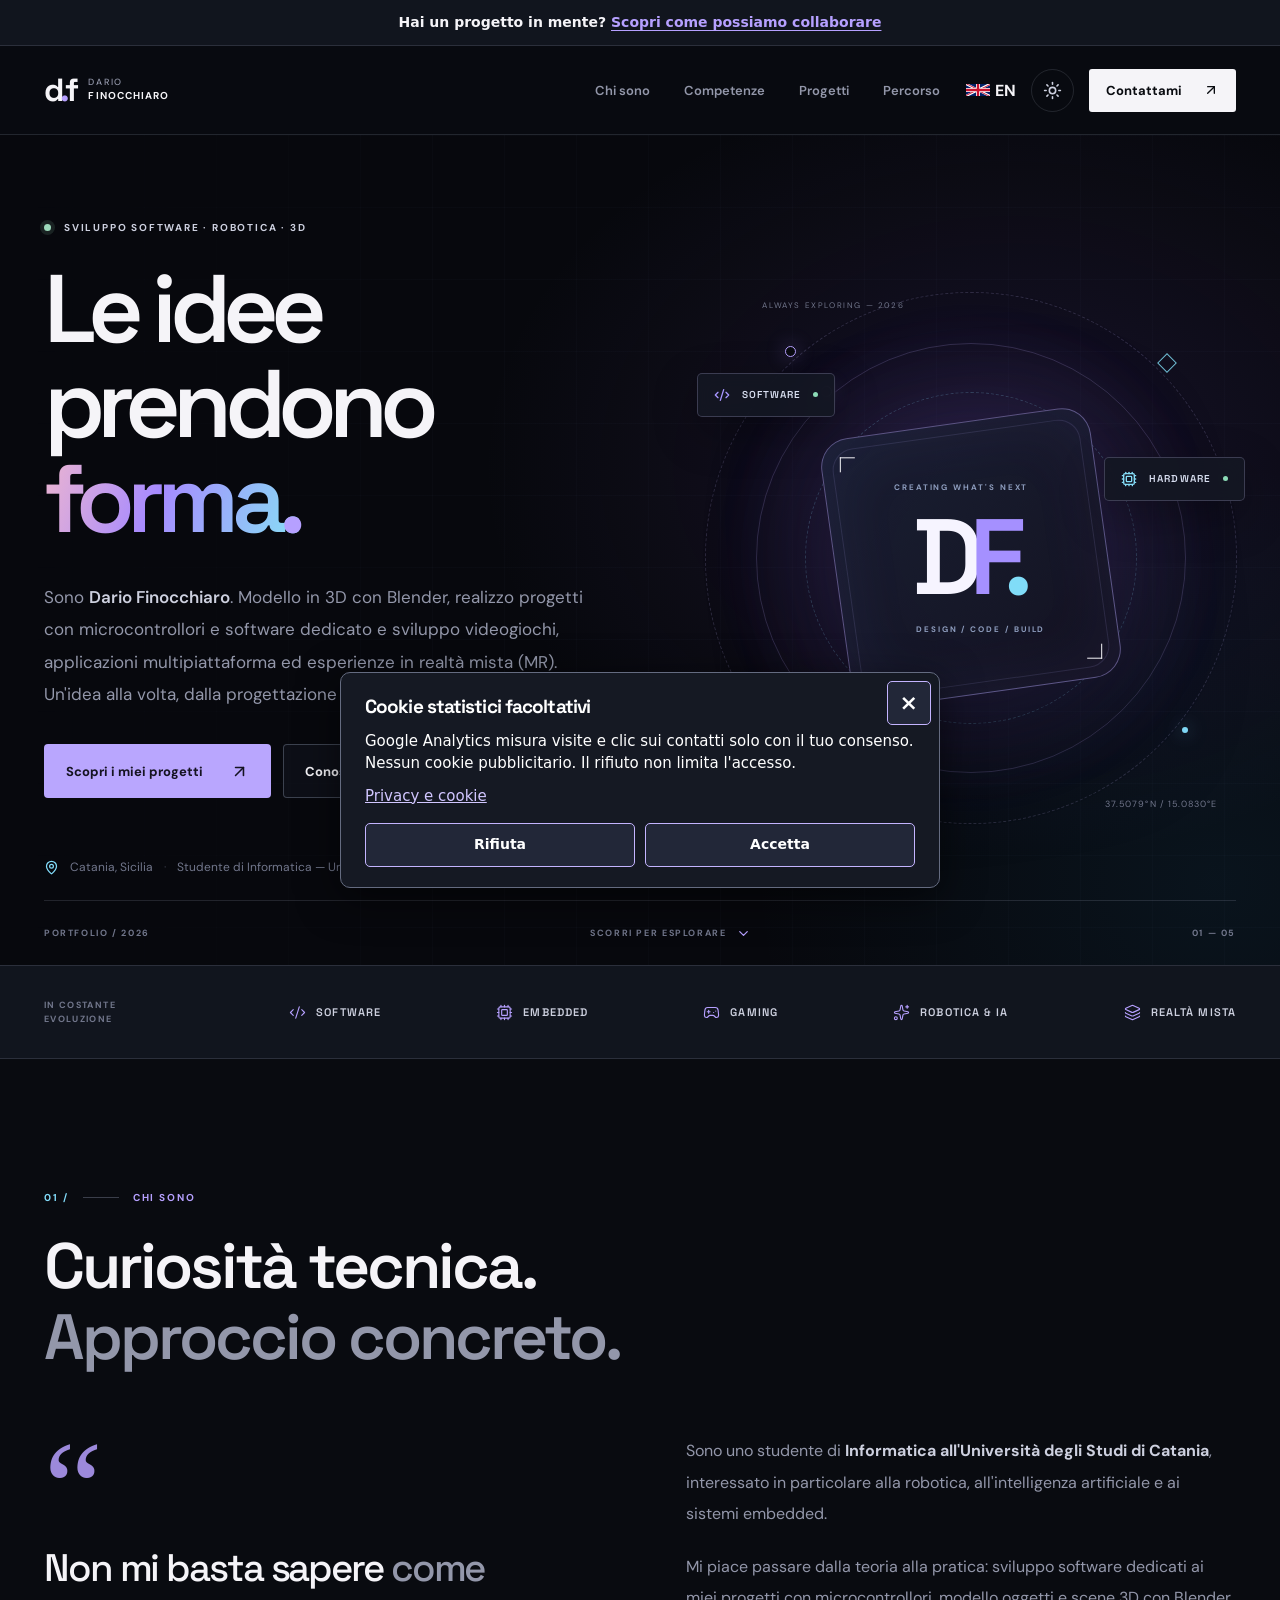
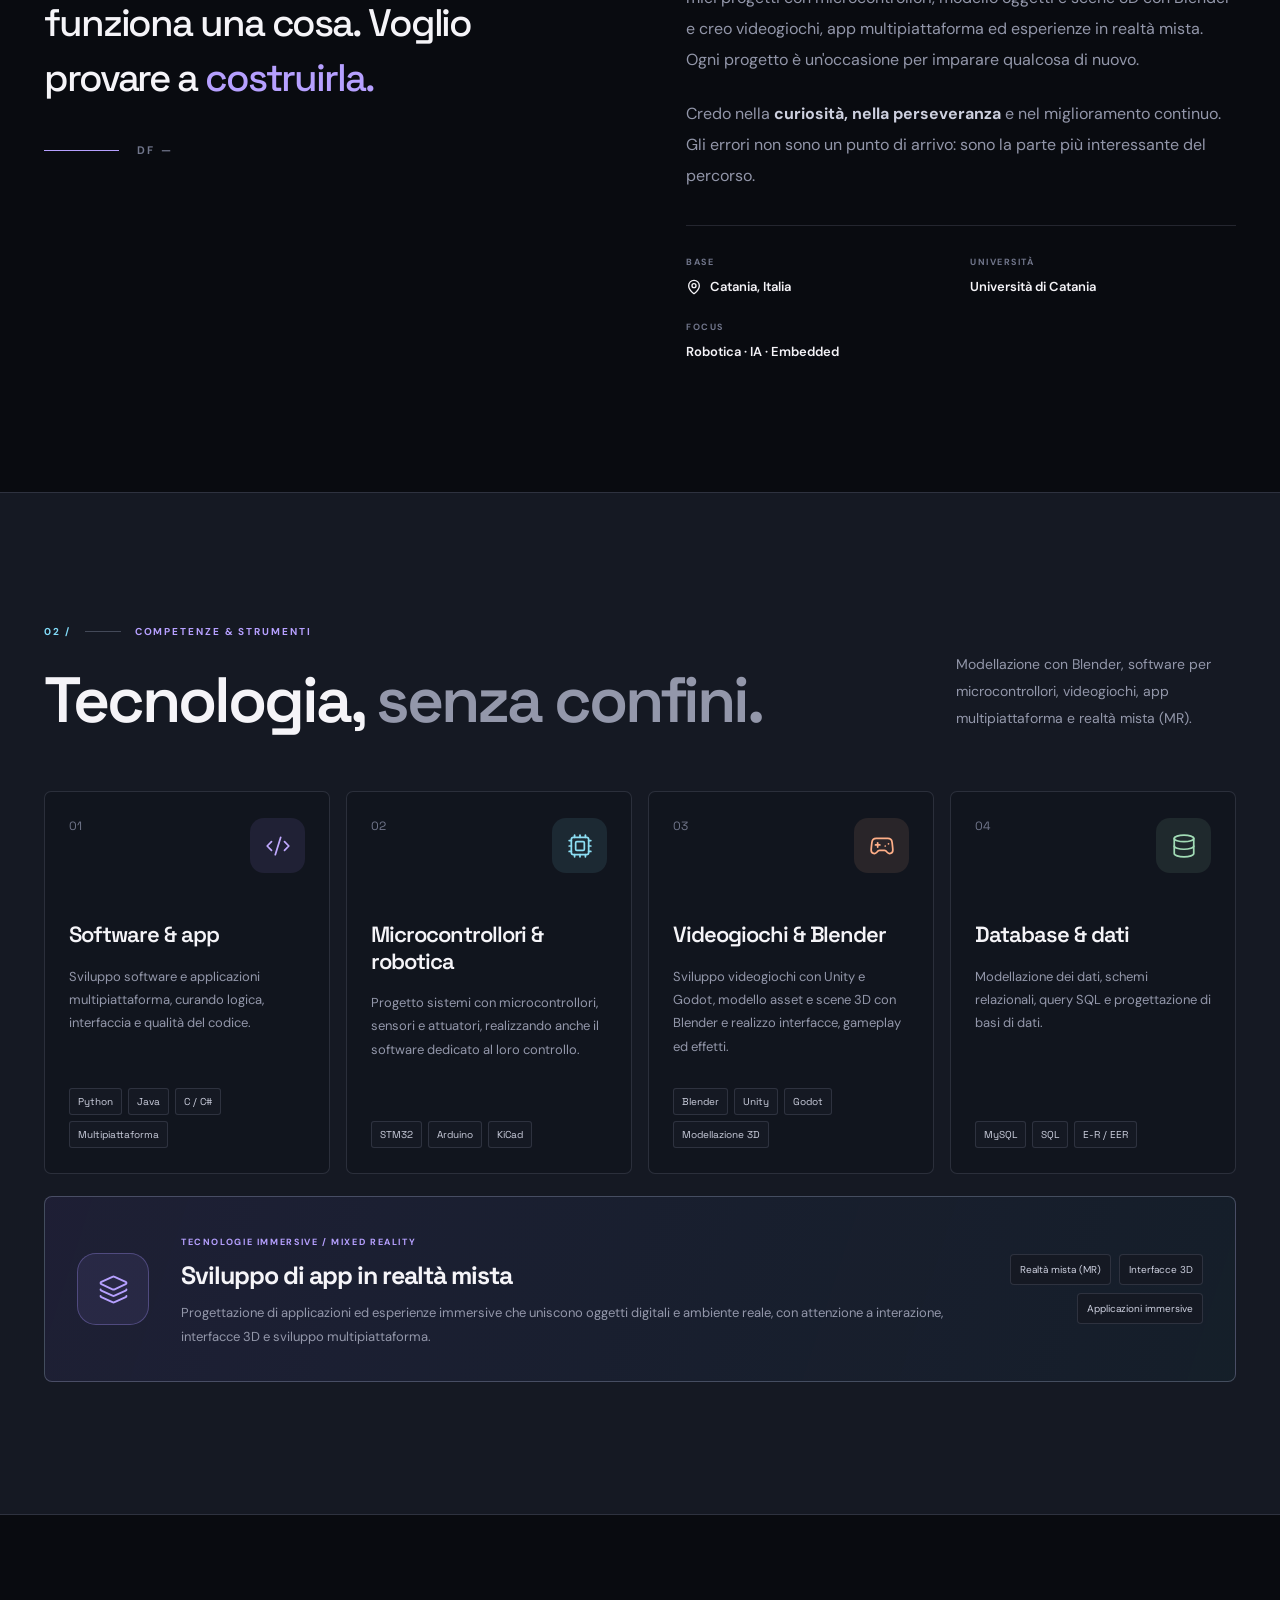
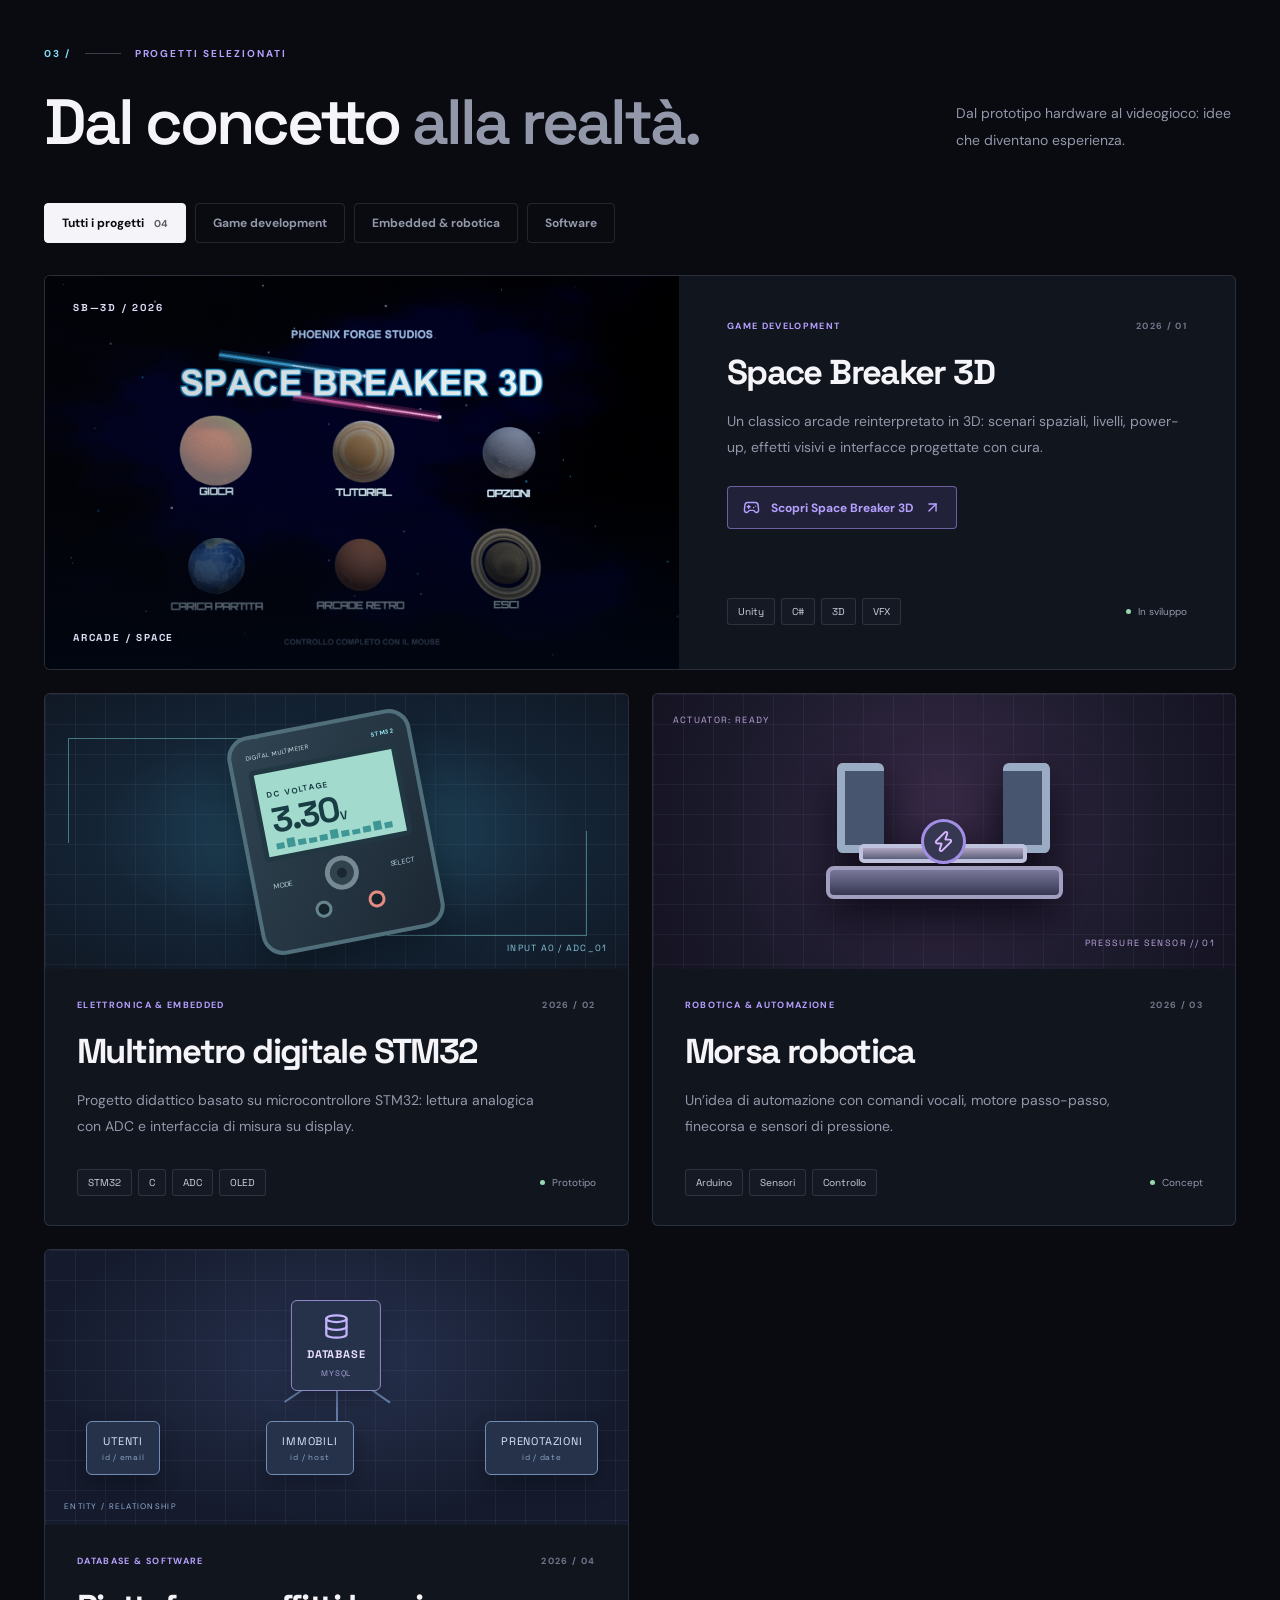
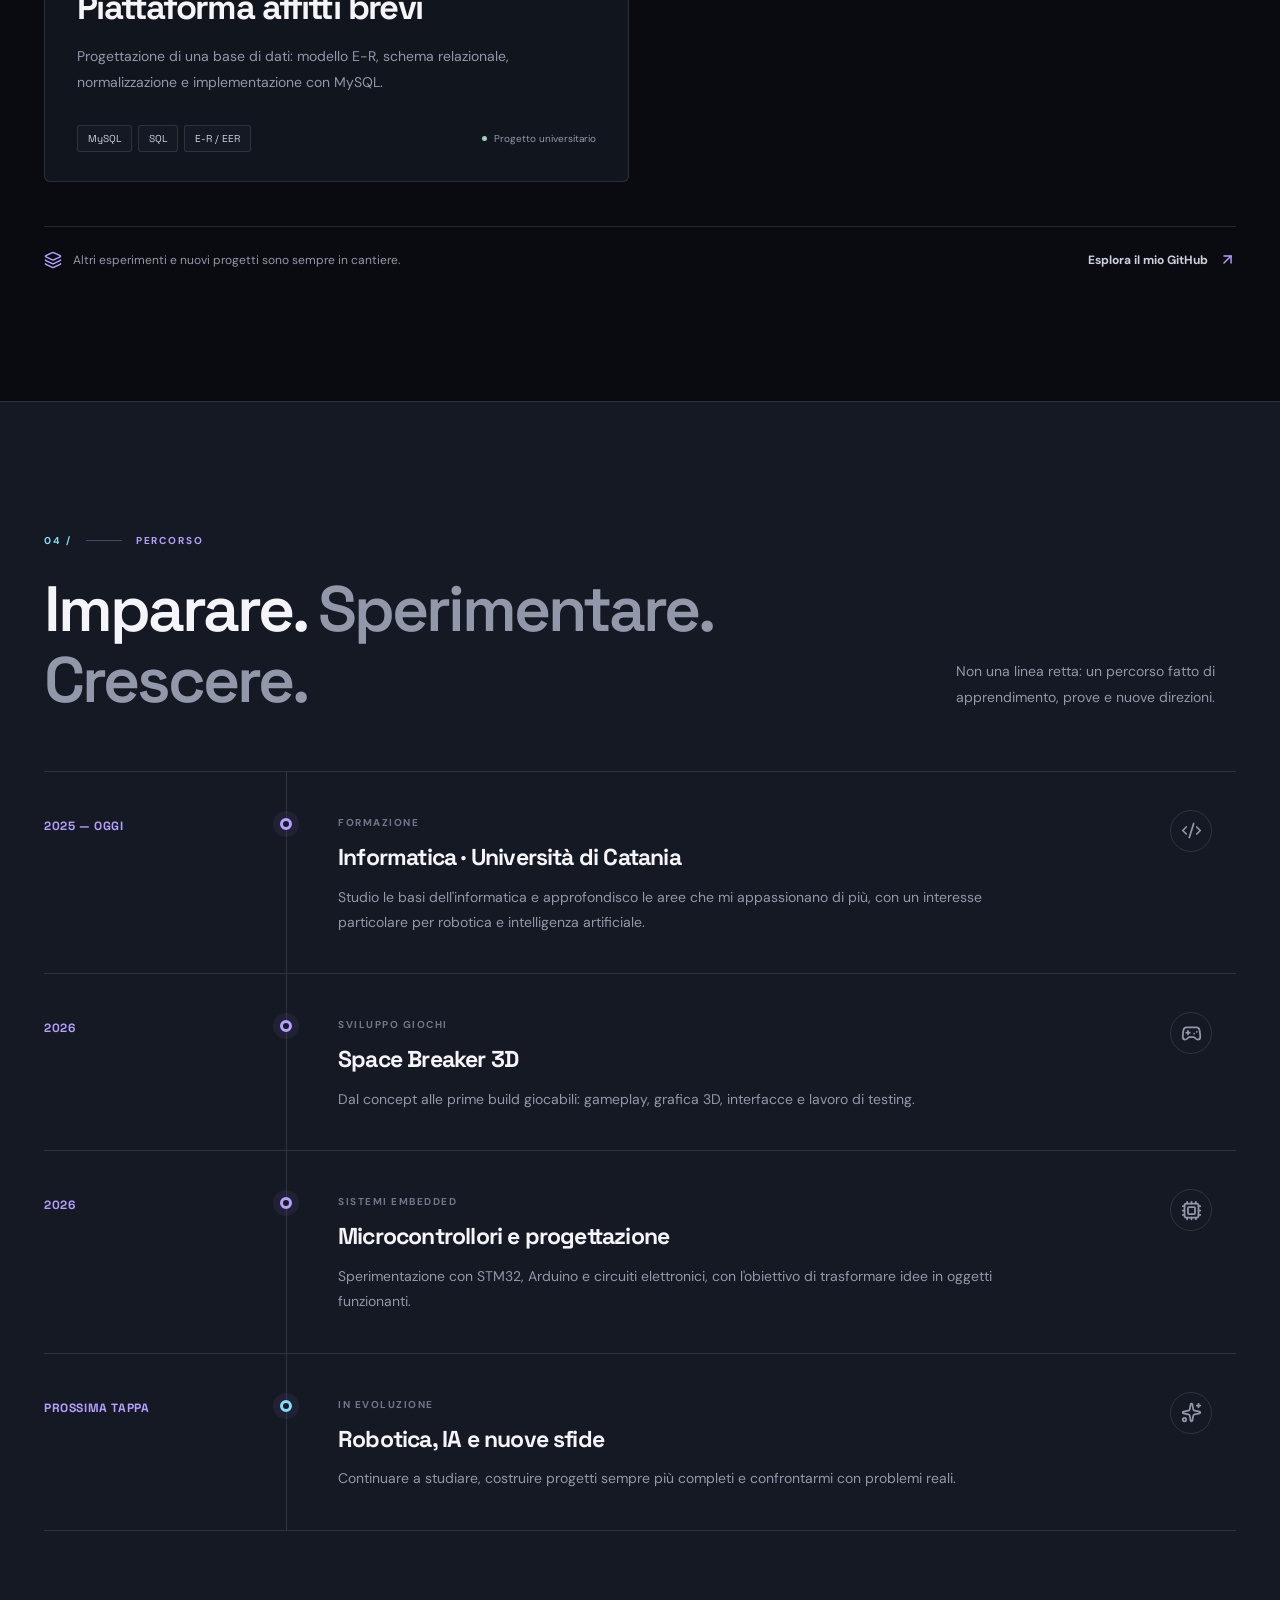
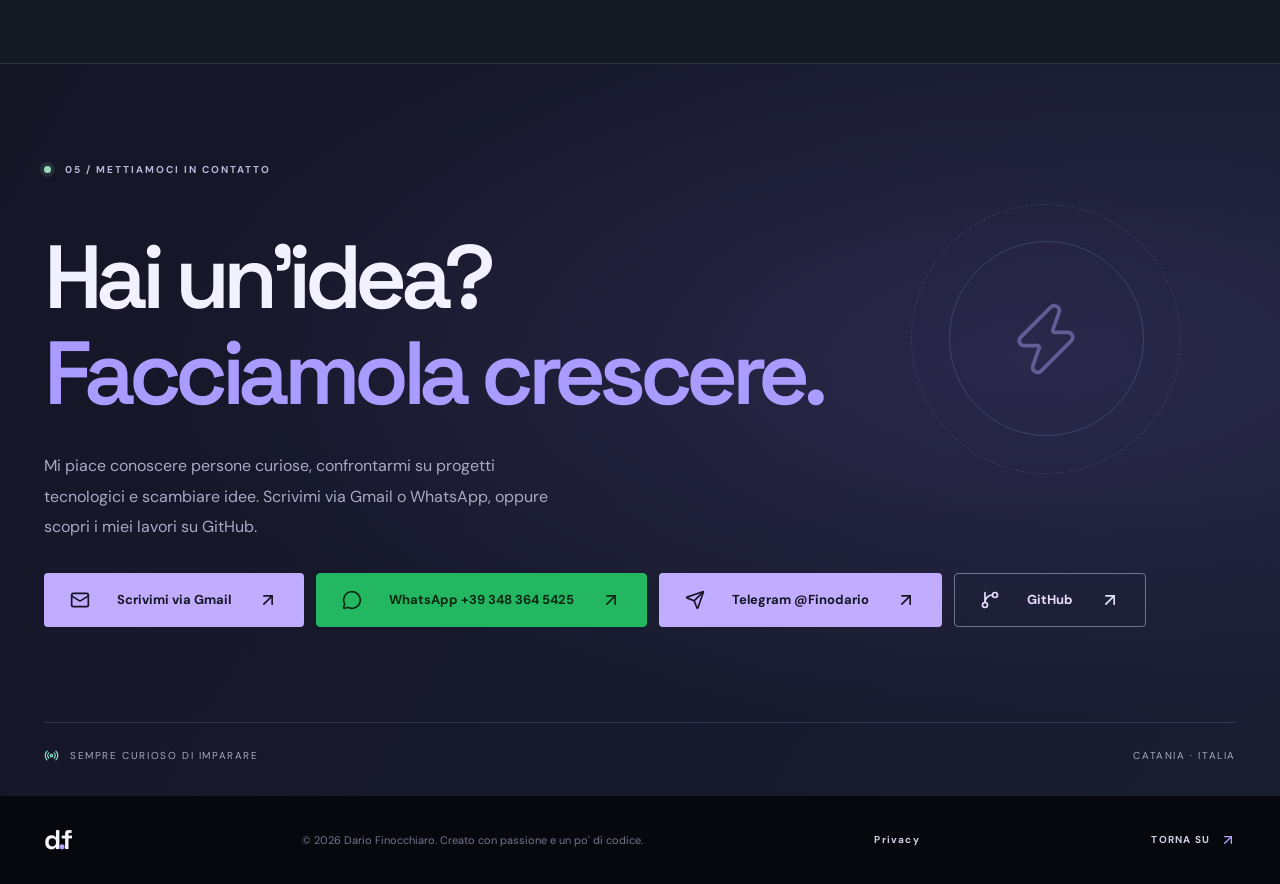
<file: index.html>
<!doctype html>
<html lang="it">
  <head>
    <meta charset="UTF-8">
    <link rel="icon" type="image/svg+xml" href="/favicon.svg">
    <meta name="viewport" content="width=device-width, initial-scale=1.0">
    <meta name="theme-color" content="#090b10">
    <meta name="description" content="Portfolio di Dario Finocchiaro, studente di Informatica a Catania. Progetti di sviluppo software, robotica con microcontrollori, modellazione 3D con Blender e videogiochi.">
    <meta property="og:type" content="website">
    <meta property="og:title" content="Dario Finocchiaro | Portfolio software, robotica e 3D">
    <meta property="og:description" content="Portfolio di Dario Finocchiaro, studente di Informatica a Catania. Progetti di sviluppo software, robotica con microcontrollori, modellazione 3D con Blender e videogiochi.">
    <link rel="canonical" href="https://dariofinocchiaro.it/">
    <meta property="og:url" content="https://dariofinocchiaro.it/">
    <title>Dario Finocchiaro | Portfolio software, robotica e 3D</title>

  <link rel="alternate" hreflang="it" href="https://dariofinocchiaro.it/">
<link rel="alternate" hreflang="en" href="https://dariofinocchiaro.it/en/">
<link rel="alternate" hreflang="x-default" href="https://dariofinocchiaro.it/">
    <script type="module" crossorigin src="/assets/main-Cy-p8E6S.js"></script>
    <link rel="stylesheet" crossorigin href="/assets/main-JmbsUUS3.css">
  <link rel="stylesheet" href="/assets/collaborazioni.css">
<script type="application/ld+json">{"@context":"https://schema.org","@type":"Person","name":"Dario Finocchiaro","url":"https://dariofinocchiaro.it/","sameAs":["https://github.com/finodario"],"knowsAbout":["Software development","Web development","Robotics","Game development","3D modeling"]}</script>
<link rel="stylesheet" href="/assets/analytics-consent.css"><script defer src="/assets/analytics-consent.js"></script></head>
  <body>
    <aside class="df-collab-strip" aria-label="Collaborazioni">Hai un progetto in mente? <a href="/collaborazioni/">Scopri come possiamo collaborare</a></aside>
    <div id="root"></div>
    <noscript><a href="/privacy.html">Privacy</a></noscript>
  </body>
</html>
</file>
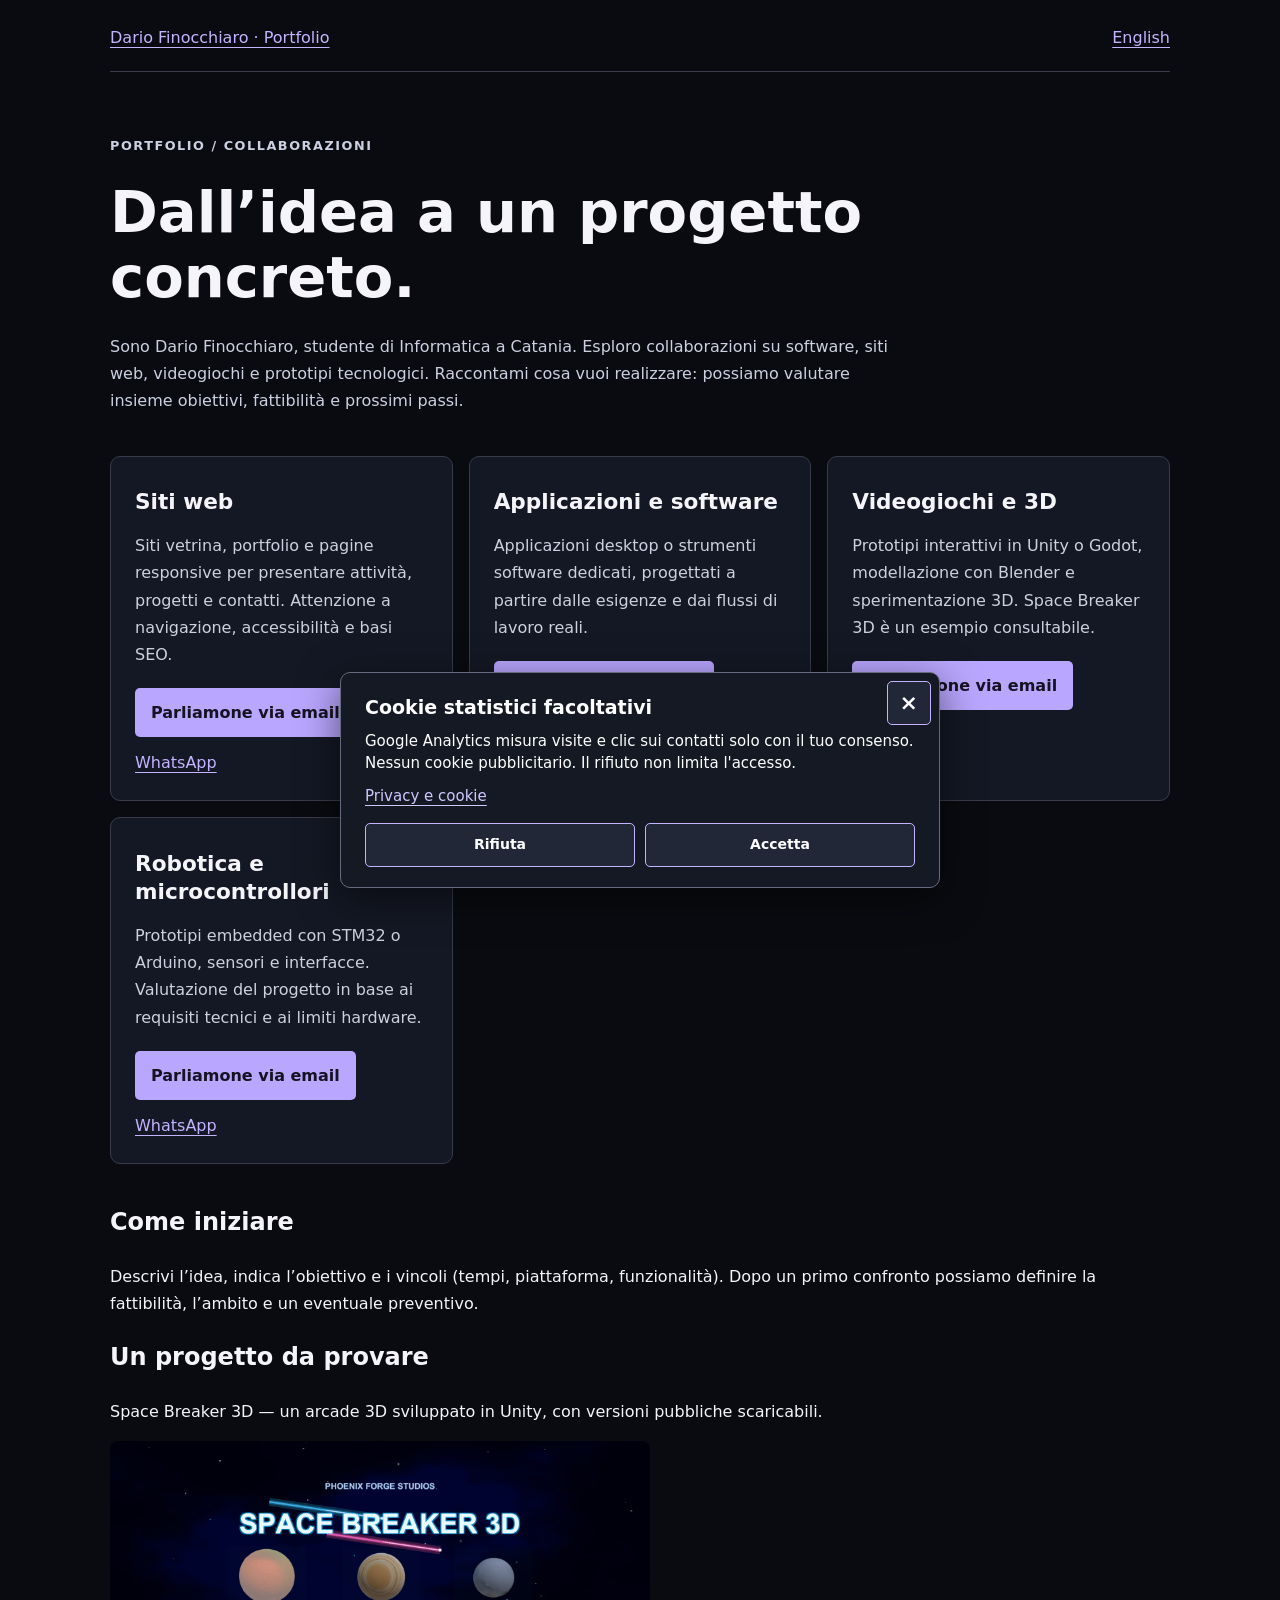
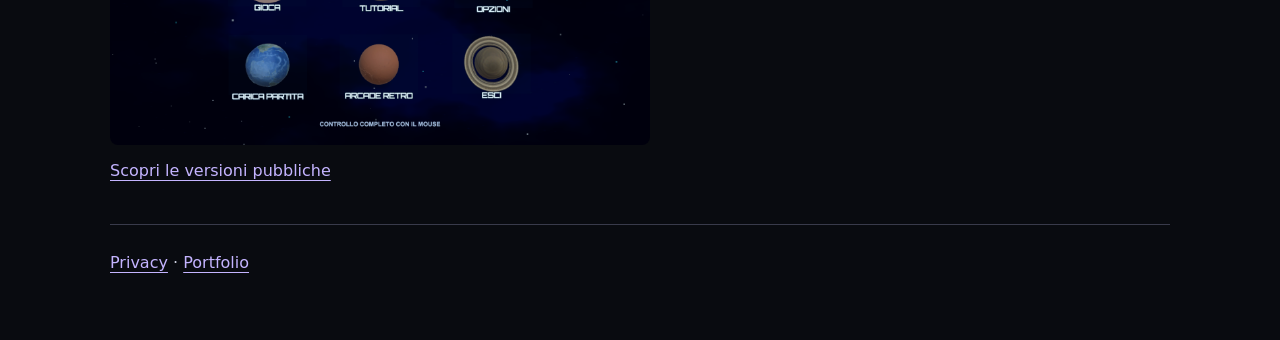
<file: collaborazioni/index.html>
<!doctype html>
<html lang="it"><head><meta charset="utf-8"><meta name="viewport" content="width=device-width, initial-scale=1"><meta name="description" content="Portfolio e collaborazioni a Catania: siti web, applicazioni, videogiochi Unity e Godot, prototipi con microcontrollori e modellazione 3D."><meta name="theme-color" content="#090b10"><title>Sviluppo web, app, videogiochi e robotica a Catania | Dario Finocchiaro</title><link rel="icon" href="/favicon.svg"><link rel="canonical" href="https://dariofinocchiaro.it/collaborazioni/"><link rel="alternate" hreflang="it" href="https://dariofinocchiaro.it/collaborazioni/"><link rel="alternate" hreflang="en" href="https://dariofinocchiaro.it/en/collaborate/"><link rel="alternate" hreflang="x-default" href="https://dariofinocchiaro.it/collaborazioni/"><meta property="og:type" content="website"><meta property="og:title" content="Sviluppo web, app, videogiochi e robotica a Catania | Dario Finocchiaro"><meta property="og:description" content="Portfolio e collaborazioni a Catania: siti web, applicazioni, videogiochi Unity e Godot, prototipi con microcontrollori e modellazione 3D."><meta property="og:url" content="https://dariofinocchiaro.it/collaborazioni/"><meta property="og:locale" content="it_IT"><link rel="stylesheet" href="/assets/collaborazioni.css"><link rel="stylesheet" href="/assets/analytics-consent.css"><script defer src="/assets/analytics-consent.js"></script></head>
<body class="collab-page"><a class="collab-skip" href="#main">Vai al contenuto</a><div class="collab-wrap"><nav class="collab-nav"><a href="/">Dario Finocchiaro · Portfolio</a><a href="/en/collaborate/" hreflang="en" lang="en">English</a></nav><main id="main"><header class="collab-hero"><p class="collab-kicker">Portfolio / Collaborazioni</p><h1>Dall’idea a un progetto concreto.</h1><p>Sono Dario Finocchiaro, studente di Informatica a Catania. Esploro collaborazioni su software, siti web, videogiochi e prototipi tecnologici. Raccontami cosa vuoi realizzare: possiamo valutare insieme obiettivi, fattibilità e prossimi passi.</p></header><div class="collab-grid"><section class="collab-card" id="web"><h2>Siti web</h2><p>Siti vetrina, portfolio e pagine responsive per presentare attività, progetti e contatti. Attenzione a navigazione, accessibilità e basi SEO.</p><div class="collab-actions"><a class="collab-cta" href="mailto:finodario@gmail.com?subject=Richiesta%20dal%20portfolio%20%E2%80%94%20Sito%20web&amp;body=Ciao%20Dario%2C%20ho%20visto%20la%20pagina%20collaborazioni%20del%20tuo%20portfolio.%20Vorrei%20parlarti%20di%3A%20Sito%20web%5Cn">Parliamone via email</a><a href="https://wa.me/393483645425?text=Ciao%20Dario%2C%20ho%20visto%20la%20pagina%20collaborazioni%20del%20tuo%20portfolio.%20Vorrei%20parlarti%20di%3A%20Sito%20web">WhatsApp</a></div></section>
<section class="collab-card" id="app"><h2>Applicazioni e software</h2><p>Applicazioni desktop o strumenti software dedicati, progettati a partire dalle esigenze e dai flussi di lavoro reali.</p><div class="collab-actions"><a class="collab-cta" href="mailto:finodario@gmail.com?subject=Richiesta%20dal%20portfolio%20%E2%80%94%20Applicazione&amp;body=Ciao%20Dario%2C%20ho%20visto%20la%20pagina%20collaborazioni%20del%20tuo%20portfolio.%20Vorrei%20parlarti%20di%3A%20Applicazione%5Cn">Parliamone via email</a><a href="https://wa.me/393483645425?text=Ciao%20Dario%2C%20ho%20visto%20la%20pagina%20collaborazioni%20del%20tuo%20portfolio.%20Vorrei%20parlarti%20di%3A%20Applicazione">WhatsApp</a></div></section>
<section class="collab-card" id="games"><h2>Videogiochi e 3D</h2><p>Prototipi interattivi in Unity o Godot, modellazione con Blender e sperimentazione 3D. Space Breaker 3D è un esempio consultabile.</p><div class="collab-actions"><a class="collab-cta" href="mailto:finodario@gmail.com?subject=Richiesta%20dal%20portfolio%20%E2%80%94%20Videogioco%20o%203D&amp;body=Ciao%20Dario%2C%20ho%20visto%20la%20pagina%20collaborazioni%20del%20tuo%20portfolio.%20Vorrei%20parlarti%20di%3A%20Videogioco%20o%203D%5Cn">Parliamone via email</a><a href="https://wa.me/393483645425?text=Ciao%20Dario%2C%20ho%20visto%20la%20pagina%20collaborazioni%20del%20tuo%20portfolio.%20Vorrei%20parlarti%20di%3A%20Videogioco%20o%203D">WhatsApp</a></div></section>
<section class="collab-card" id="robotica"><h2>Robotica e microcontrollori</h2><p>Prototipi embedded con STM32 o Arduino, sensori e interfacce. Valutazione del progetto in base ai requisiti tecnici e ai limiti hardware.</p><div class="collab-actions"><a class="collab-cta" href="mailto:finodario@gmail.com?subject=Richiesta%20dal%20portfolio%20%E2%80%94%20Robotica%20o%20embedded&amp;body=Ciao%20Dario%2C%20ho%20visto%20la%20pagina%20collaborazioni%20del%20tuo%20portfolio.%20Vorrei%20parlarti%20di%3A%20Robotica%20o%20embedded%5Cn">Parliamone via email</a><a href="https://wa.me/393483645425?text=Ciao%20Dario%2C%20ho%20visto%20la%20pagina%20collaborazioni%20del%20tuo%20portfolio.%20Vorrei%20parlarti%20di%3A%20Robotica%20o%20embedded">WhatsApp</a></div></section></div><section class="collab-section"><h2>Come iniziare</h2><p>Descrivi l’idea, indica l’obiettivo e i vincoli (tempi, piattaforma, funzionalità). Dopo un primo confronto possiamo definire la fattibilità, l’ambito e un eventuale preventivo.</p></section><section class="collab-section collab-example"><h2>Un progetto da provare</h2><p>Space Breaker 3D — un arcade 3D sviluppato in Unity, con versioni pubbliche scaricabili.</p><img src="/projects/space-breaker-menu.png" alt="Space Breaker 3D — menu" loading="lazy" decoding="async"><a href="https://github.com/finodario/SpaceBreaker3D-Releases/releases">Scopri le versioni pubbliche</a></section></main><footer class="collab-footer"><a href="/privacy.html">Privacy</a> · <a href="/">Portfolio</a></footer></div></body></html>
</file>
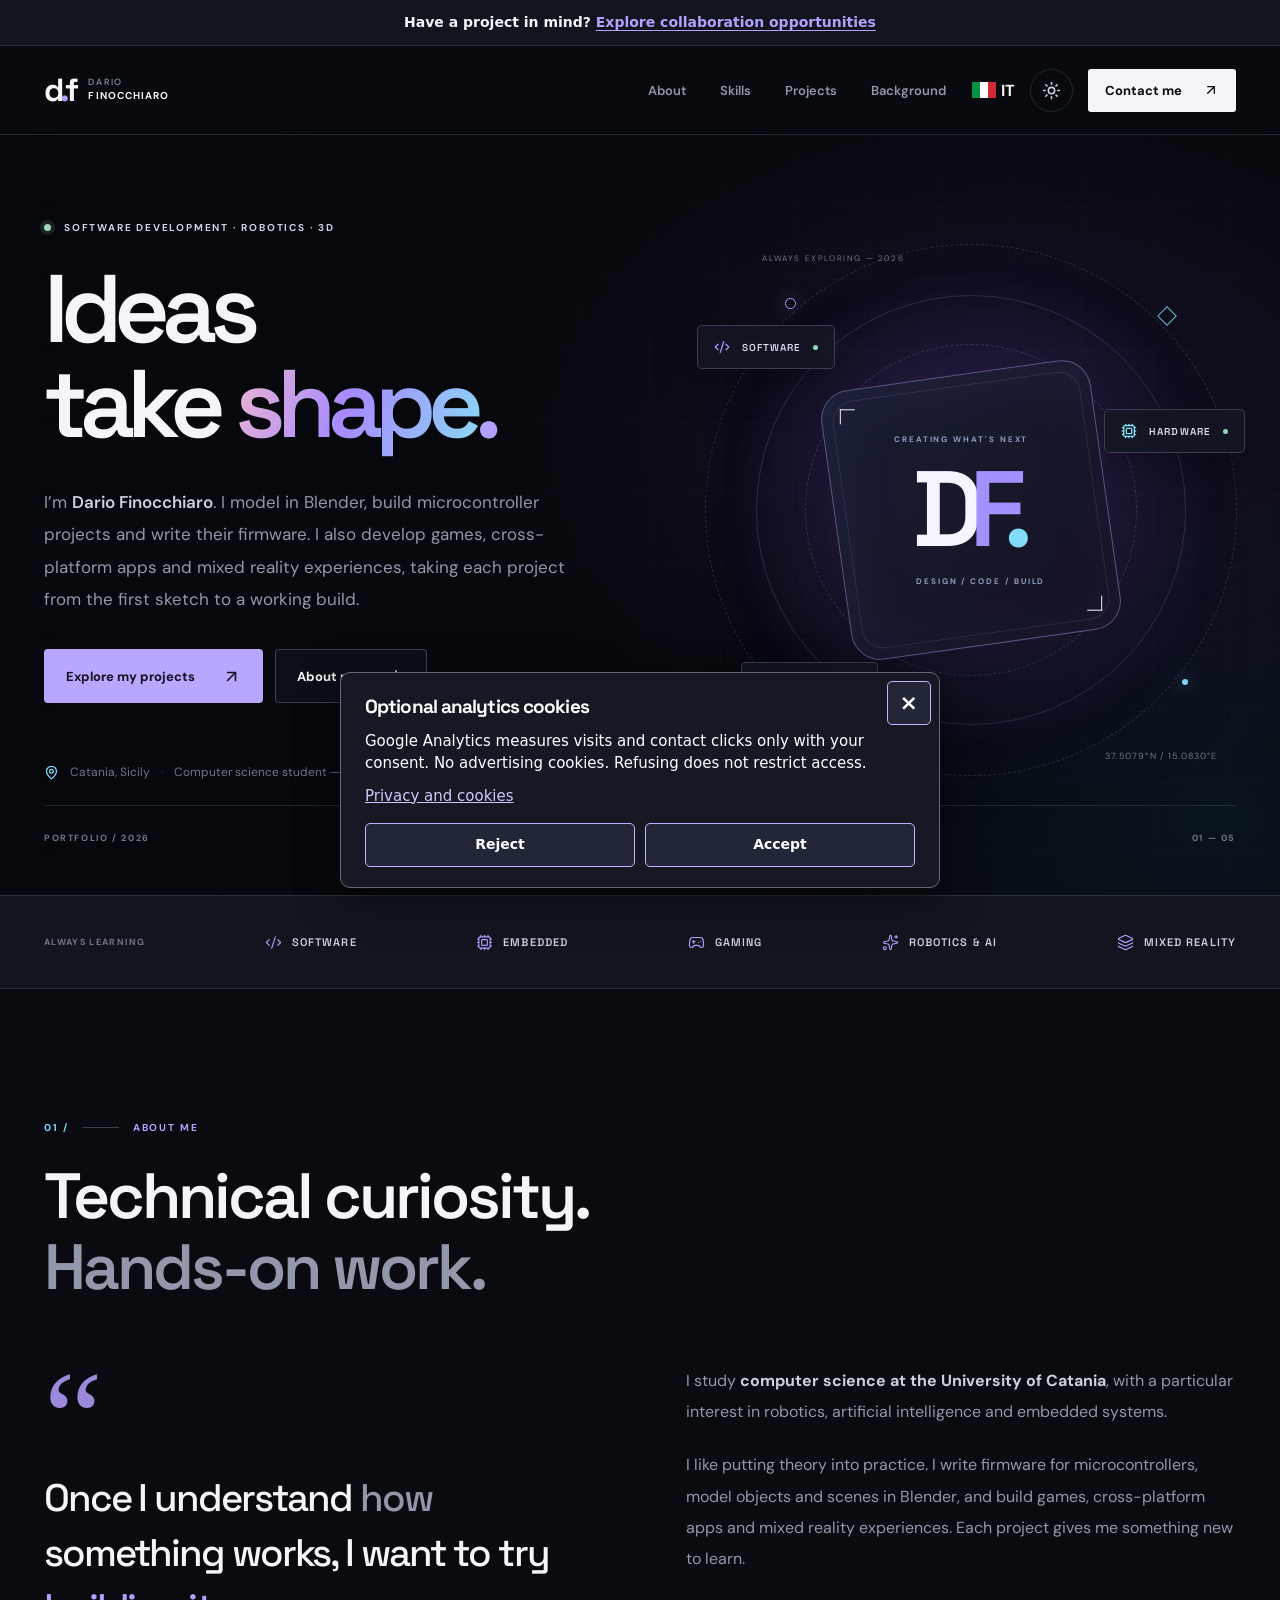
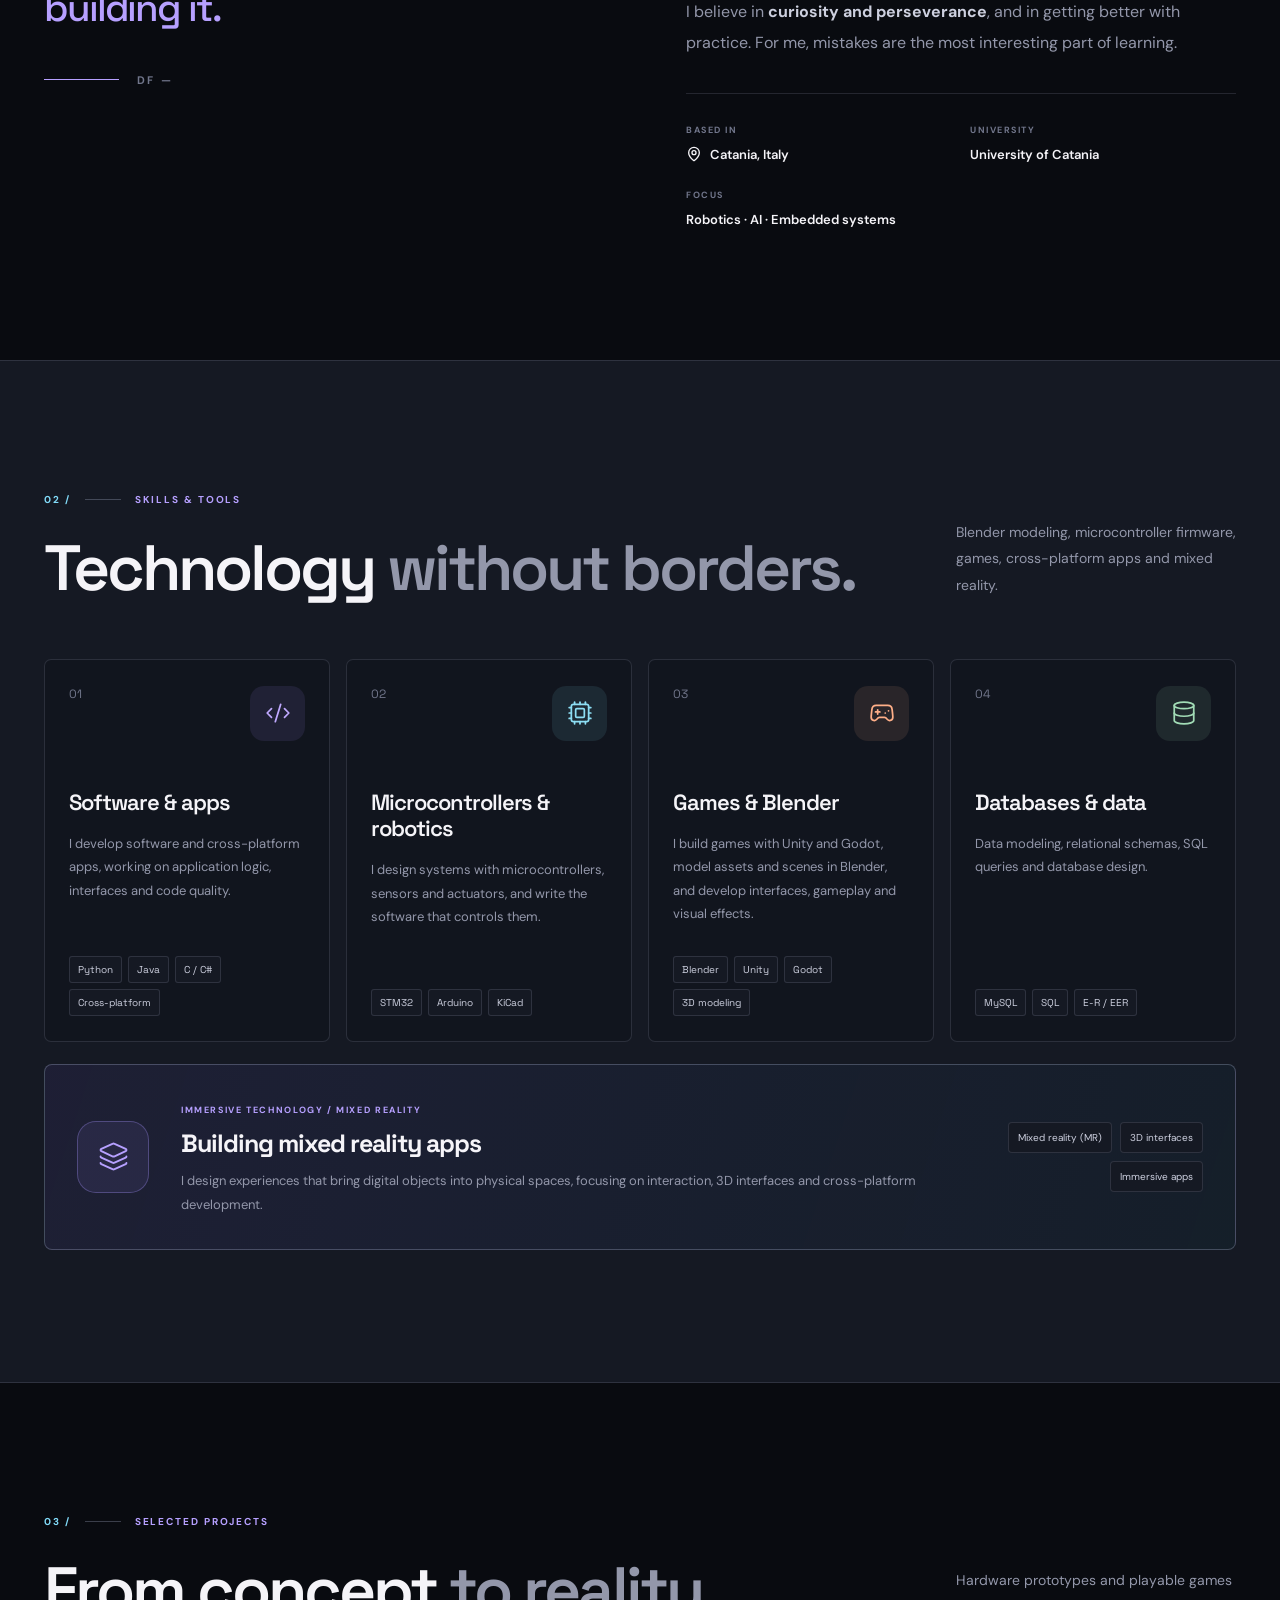
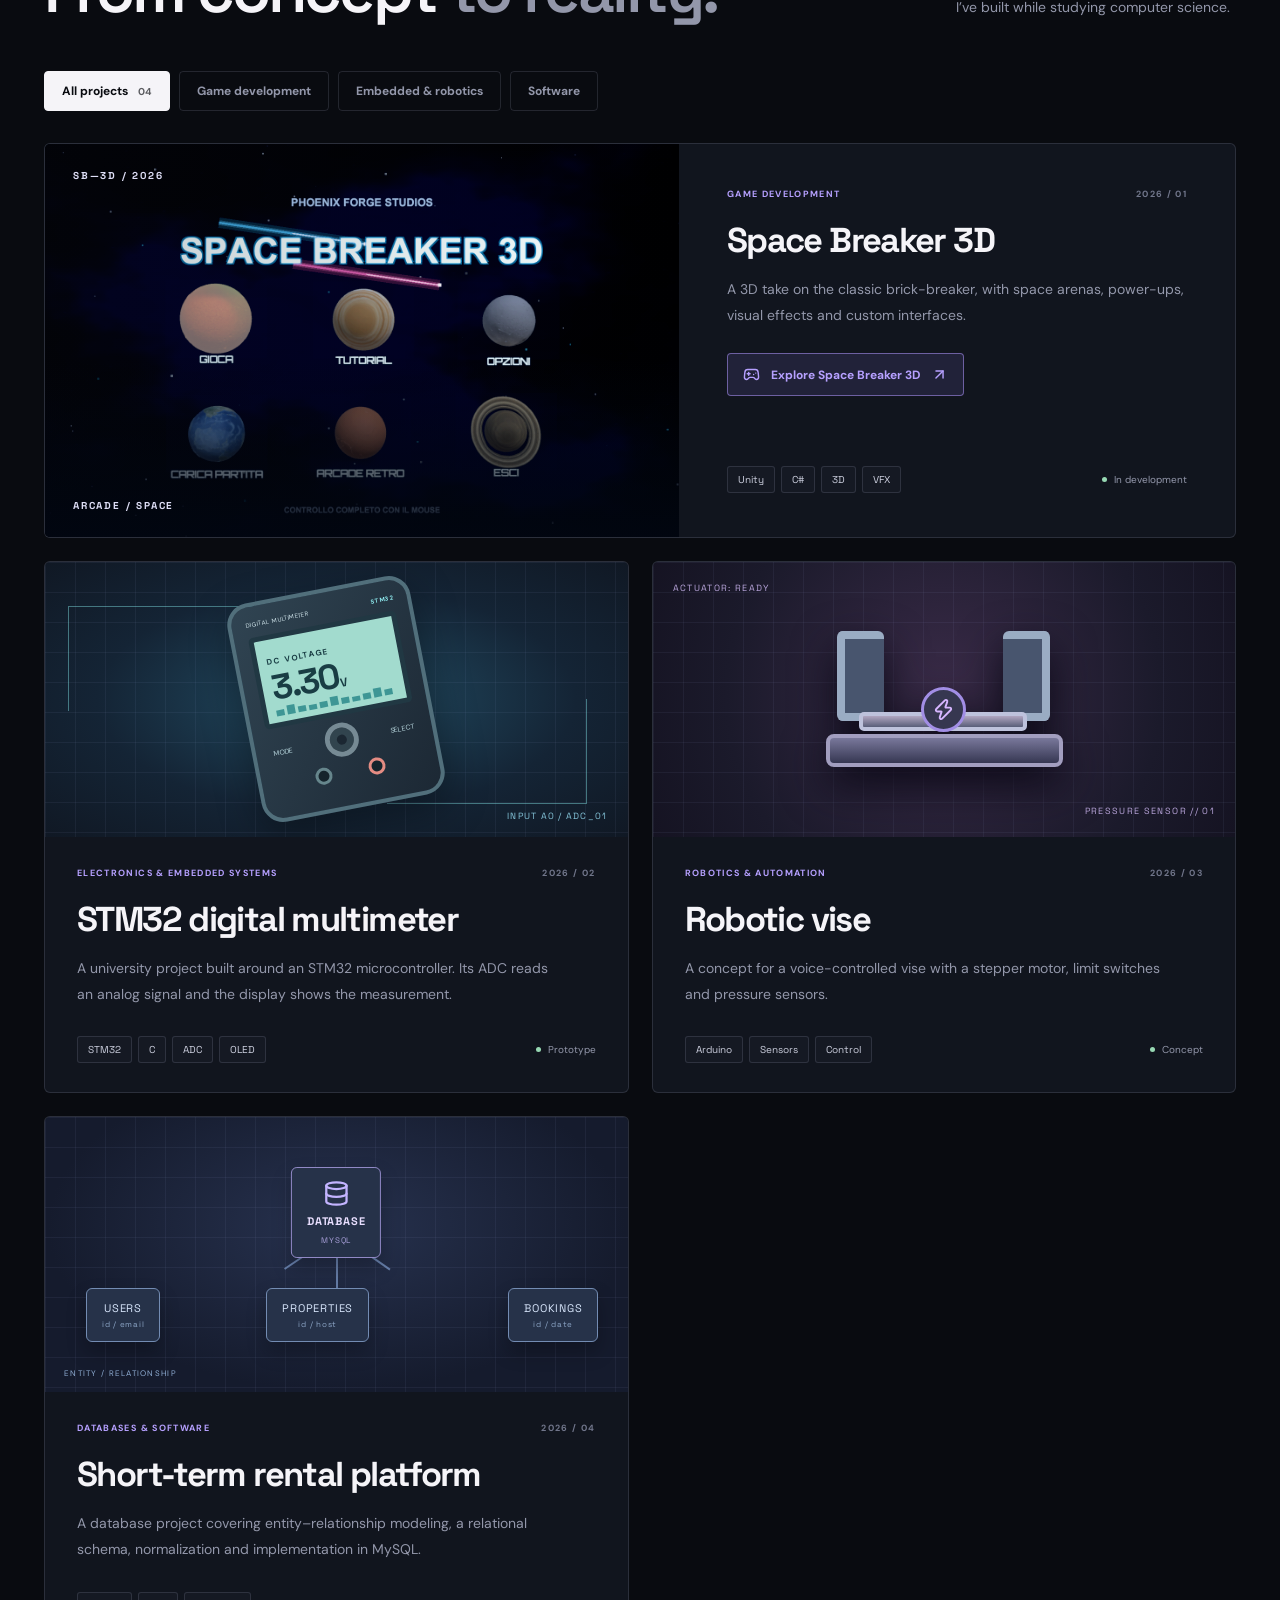
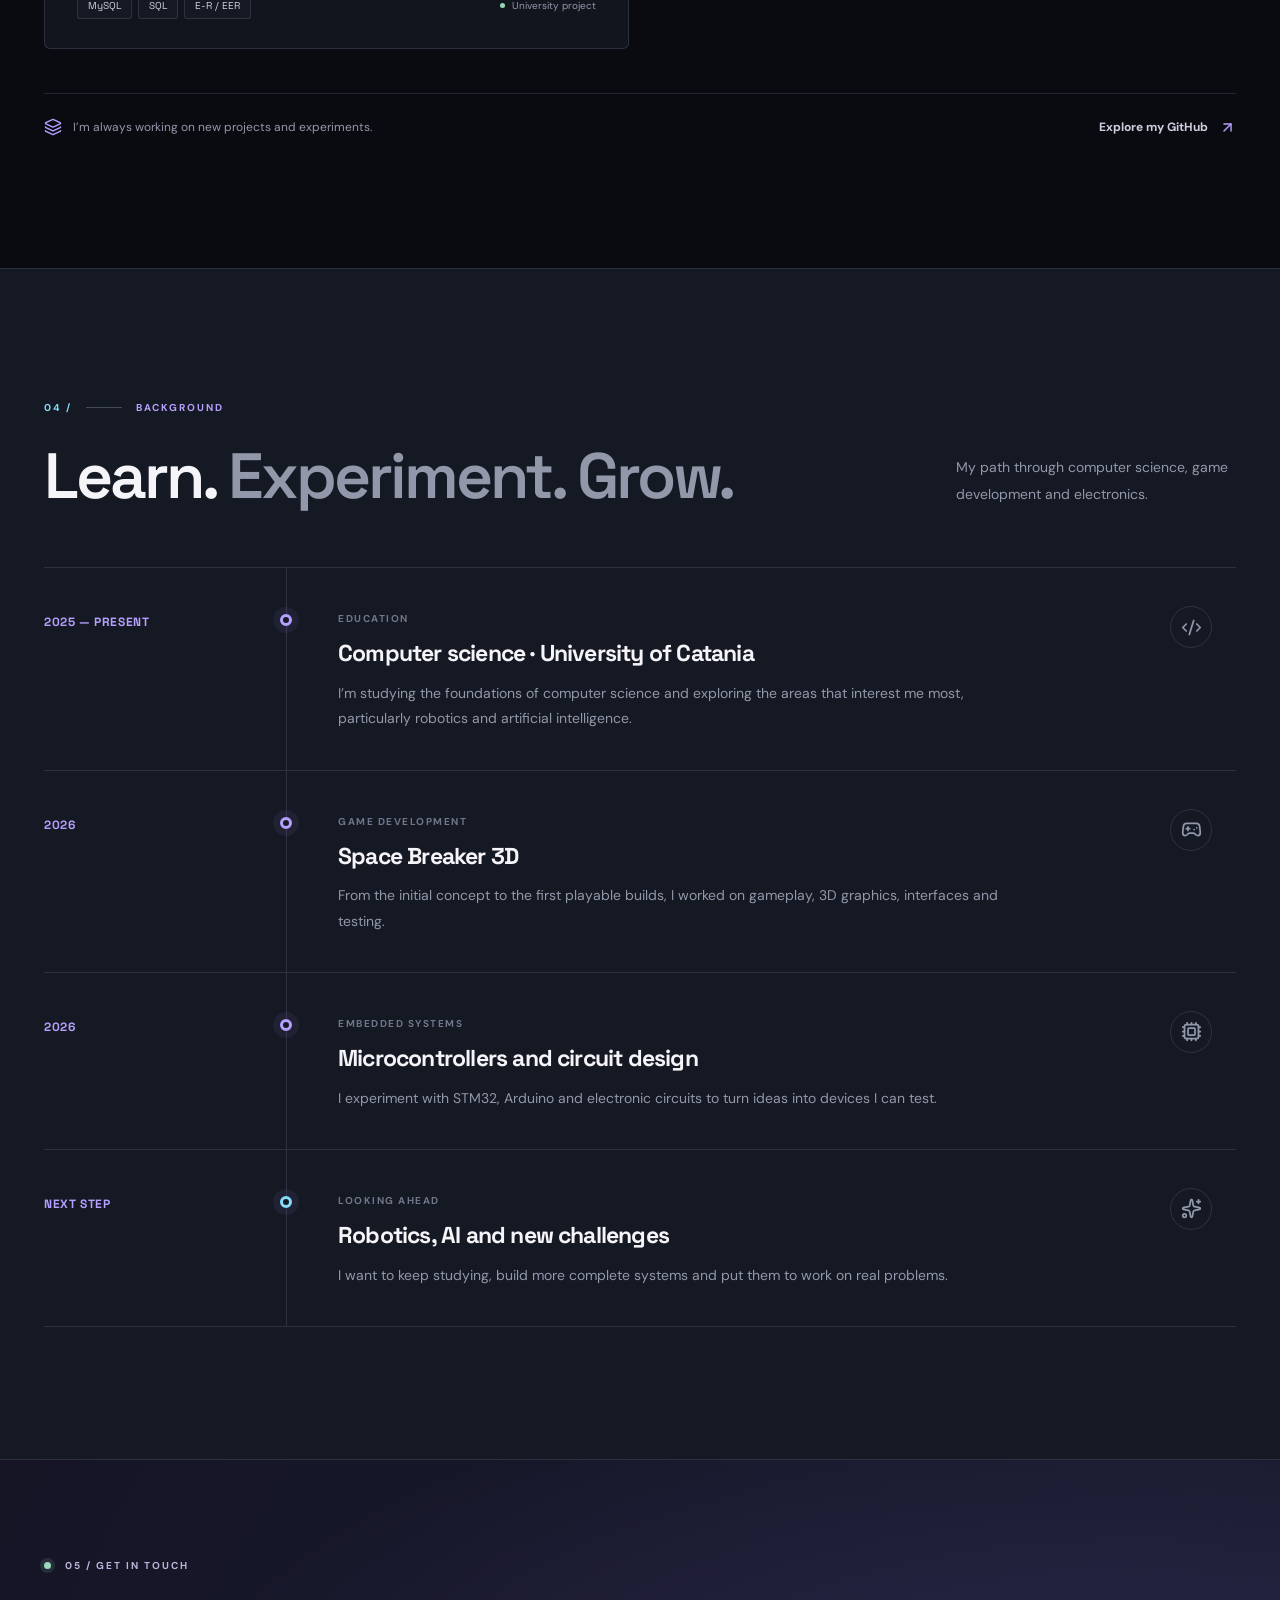
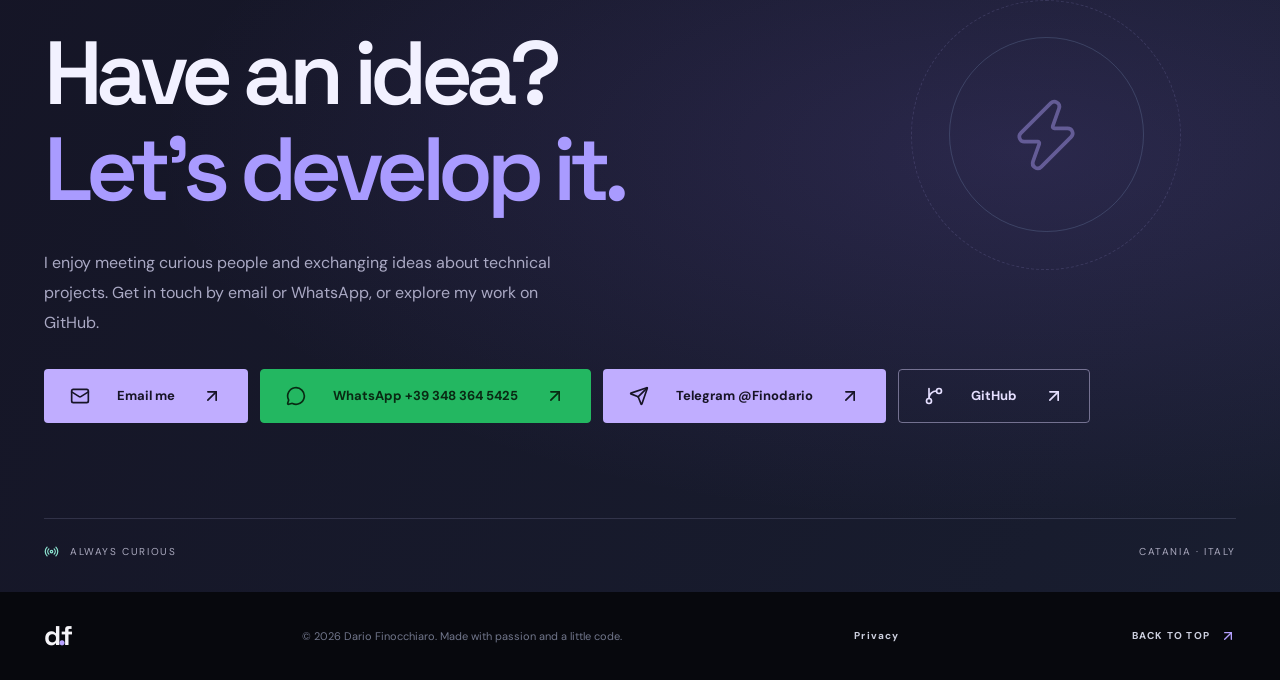
<file: en/index.html>
<!doctype html>
<html lang="en">
  <head>
    <meta charset="UTF-8">
    <link rel="icon" type="image/svg+xml" href="/favicon.svg">
    <meta name="viewport" content="width=device-width, initial-scale=1.0">
    <meta name="theme-color" content="#090b10">
    <meta name="description" content="Dario Finocchiaro’s portfolio. Explore game development, embedded systems, robotics and 3D modeling projects from a computer science student in Catania, Italy.">
    <meta property="og:type" content="website">
    <meta property="og:title" content="Dario Finocchiaro | Software, robotics and 3D portfolio">
    <meta property="og:description" content="Dario Finocchiaro’s portfolio. Explore game development, embedded systems, robotics and 3D modeling projects from a computer science student in Catania, Italy.">
    <link rel="canonical" href="https://dariofinocchiaro.it/en/">
    <meta property="og:url" content="https://dariofinocchiaro.it/en/">
    <title>Dario Finocchiaro | Software, robotics and 3D portfolio</title>

  <link rel="alternate" hreflang="it" href="https://dariofinocchiaro.it/">
<link rel="alternate" hreflang="en" href="https://dariofinocchiaro.it/en/">
<link rel="alternate" hreflang="x-default" href="https://dariofinocchiaro.it/">
    <script type="module" crossorigin src="/assets/main-Cy-p8E6S.js"></script>
    <link rel="stylesheet" crossorigin href="/assets/main-JmbsUUS3.css">
  <link rel="stylesheet" href="/assets/collaborazioni.css">
<script type="application/ld+json">{"@context":"https://schema.org","@type":"Person","name":"Dario Finocchiaro","url":"https://dariofinocchiaro.it/","sameAs":["https://github.com/finodario"],"knowsAbout":["Software development","Web development","Robotics","Game development","3D modeling"]}</script>
<link rel="stylesheet" href="/assets/analytics-consent.css"><script defer src="/assets/analytics-consent.js"></script></head>
  <body>
    <aside class="df-collab-strip" aria-label="Collaborations">Have a project in mind? <a href="/en/collaborate/">Explore collaboration opportunities</a></aside>
    <div id="root"></div>
    <noscript><a href="/en/privacy.html">Privacy</a></noscript>
  </body>
</html>
</file>
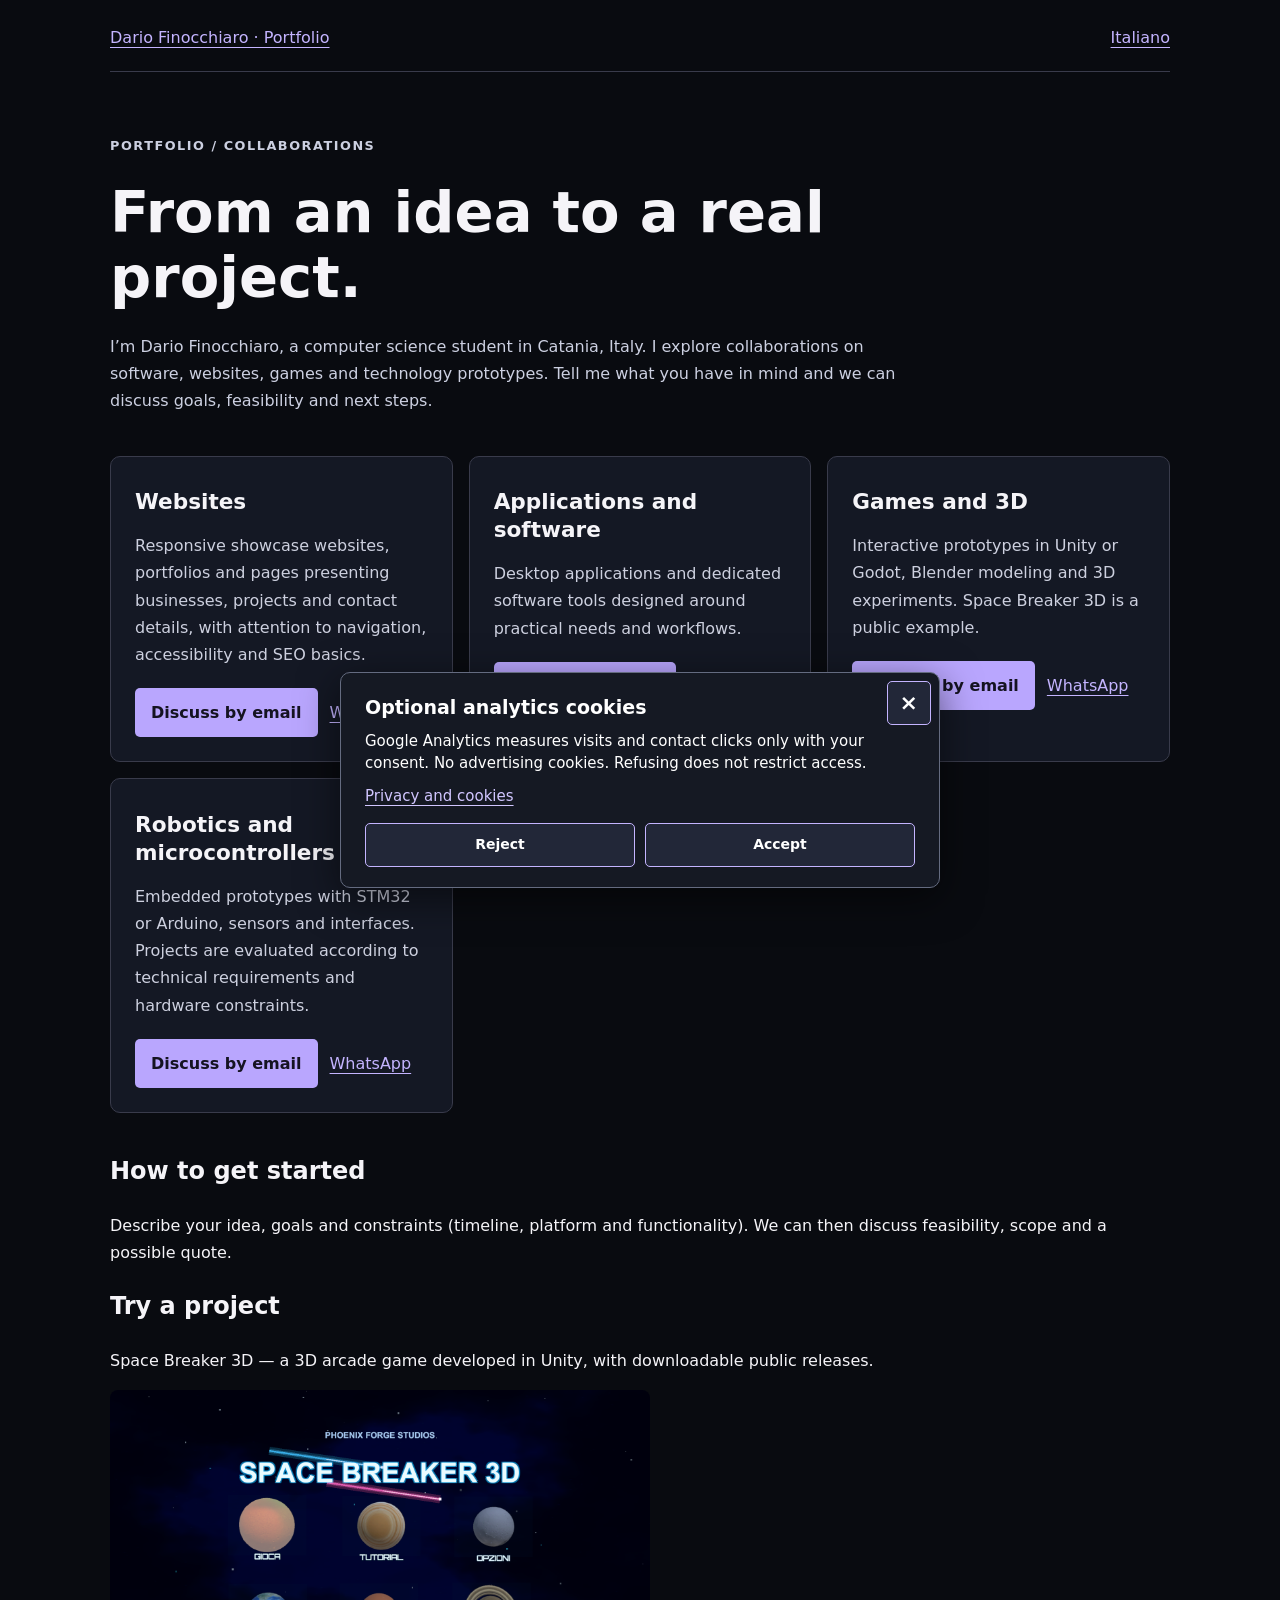
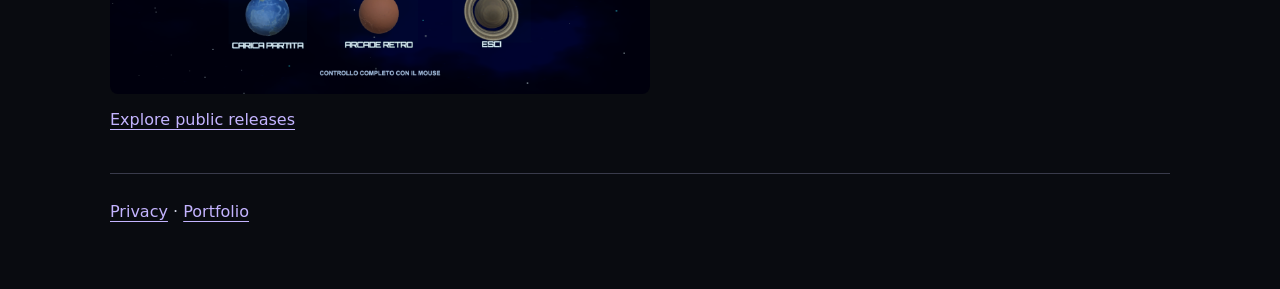
<file: en/collaborate/index.html>
<!doctype html>
<html lang="en"><head><meta charset="utf-8"><meta name="viewport" content="width=device-width, initial-scale=1"><meta name="description" content="Portfolio and collaborations in Catania, Italy: websites, apps, Unity and Godot games, microcontroller prototypes and 3D modeling."><meta name="theme-color" content="#090b10"><title>Web, apps, games and robotics in Catania | Dario Finocchiaro</title><link rel="icon" href="/favicon.svg"><link rel="canonical" href="https://dariofinocchiaro.it/en/collaborate/"><link rel="alternate" hreflang="it" href="https://dariofinocchiaro.it/collaborazioni/"><link rel="alternate" hreflang="en" href="https://dariofinocchiaro.it/en/collaborate/"><link rel="alternate" hreflang="x-default" href="https://dariofinocchiaro.it/collaborazioni/"><meta property="og:type" content="website"><meta property="og:title" content="Web, apps, games and robotics in Catania | Dario Finocchiaro"><meta property="og:description" content="Portfolio and collaborations in Catania, Italy: websites, apps, Unity and Godot games, microcontroller prototypes and 3D modeling."><meta property="og:url" content="https://dariofinocchiaro.it/en/collaborate/"><meta property="og:locale" content="en_GB"><link rel="stylesheet" href="/assets/collaborazioni.css"><link rel="stylesheet" href="/assets/analytics-consent.css"><script defer src="/assets/analytics-consent.js"></script></head>
<body class="collab-page"><a class="collab-skip" href="#main">Skip to content</a><div class="collab-wrap"><nav class="collab-nav"><a href="/en/">Dario Finocchiaro · Portfolio</a><a href="/collaborazioni/" hreflang="it" lang="it">Italiano</a></nav><main id="main"><header class="collab-hero"><p class="collab-kicker">Portfolio / Collaborations</p><h1>From an idea to a real project.</h1><p>I’m Dario Finocchiaro, a computer science student in Catania, Italy. I explore collaborations on software, websites, games and technology prototypes. Tell me what you have in mind and we can discuss goals, feasibility and next steps.</p></header><div class="collab-grid"><section class="collab-card" id="web"><h2>Websites</h2><p>Responsive showcase websites, portfolios and pages presenting businesses, projects and contact details, with attention to navigation, accessibility and SEO basics.</p><div class="collab-actions"><a class="collab-cta" href="mailto:finodario@gmail.com?subject=Portfolio%20enquiry%20%E2%80%94%20Website&amp;body=Hi%20Dario%2C%20I%20found%20your%20collaboration%20page.%20I%E2%80%99d%20like%20to%20discuss%3A%20Website%5Cn">Discuss by email</a><a href="https://wa.me/393483645425?text=Hi%20Dario%2C%20I%20found%20your%20collaboration%20page.%20I%E2%80%99d%20like%20to%20discuss%3A%20Website">WhatsApp</a></div></section>
<section class="collab-card" id="app"><h2>Applications and software</h2><p>Desktop applications and dedicated software tools designed around practical needs and workflows.</p><div class="collab-actions"><a class="collab-cta" href="mailto:finodario@gmail.com?subject=Portfolio%20enquiry%20%E2%80%94%20Application&amp;body=Hi%20Dario%2C%20I%20found%20your%20collaboration%20page.%20I%E2%80%99d%20like%20to%20discuss%3A%20Application%5Cn">Discuss by email</a><a href="https://wa.me/393483645425?text=Hi%20Dario%2C%20I%20found%20your%20collaboration%20page.%20I%E2%80%99d%20like%20to%20discuss%3A%20Application">WhatsApp</a></div></section>
<section class="collab-card" id="games"><h2>Games and 3D</h2><p>Interactive prototypes in Unity or Godot, Blender modeling and 3D experiments. Space Breaker 3D is a public example.</p><div class="collab-actions"><a class="collab-cta" href="mailto:finodario@gmail.com?subject=Portfolio%20enquiry%20%E2%80%94%20Game%20or%203D&amp;body=Hi%20Dario%2C%20I%20found%20your%20collaboration%20page.%20I%E2%80%99d%20like%20to%20discuss%3A%20Game%20or%203D%5Cn">Discuss by email</a><a href="https://wa.me/393483645425?text=Hi%20Dario%2C%20I%20found%20your%20collaboration%20page.%20I%E2%80%99d%20like%20to%20discuss%3A%20Game%20or%203D">WhatsApp</a></div></section>
<section class="collab-card" id="robotics"><h2>Robotics and microcontrollers</h2><p>Embedded prototypes with STM32 or Arduino, sensors and interfaces. Projects are evaluated according to technical requirements and hardware constraints.</p><div class="collab-actions"><a class="collab-cta" href="mailto:finodario@gmail.com?subject=Portfolio%20enquiry%20%E2%80%94%20Robotics%20or%20embedded&amp;body=Hi%20Dario%2C%20I%20found%20your%20collaboration%20page.%20I%E2%80%99d%20like%20to%20discuss%3A%20Robotics%20or%20embedded%5Cn">Discuss by email</a><a href="https://wa.me/393483645425?text=Hi%20Dario%2C%20I%20found%20your%20collaboration%20page.%20I%E2%80%99d%20like%20to%20discuss%3A%20Robotics%20or%20embedded">WhatsApp</a></div></section></div><section class="collab-section"><h2>How to get started</h2><p>Describe your idea, goals and constraints (timeline, platform and functionality). We can then discuss feasibility, scope and a possible quote.</p></section><section class="collab-section collab-example"><h2>Try a project</h2><p>Space Breaker 3D — a 3D arcade game developed in Unity, with downloadable public releases.</p><img src="/projects/space-breaker-menu.png" alt="Space Breaker 3D — menu" loading="lazy" decoding="async"><a href="https://github.com/finodario/SpaceBreaker3D-Releases/releases">Explore public releases</a></section></main><footer class="collab-footer"><a href="/en/privacy.html">Privacy</a> · <a href="/en/">Portfolio</a></footer></div></body></html>
</file>
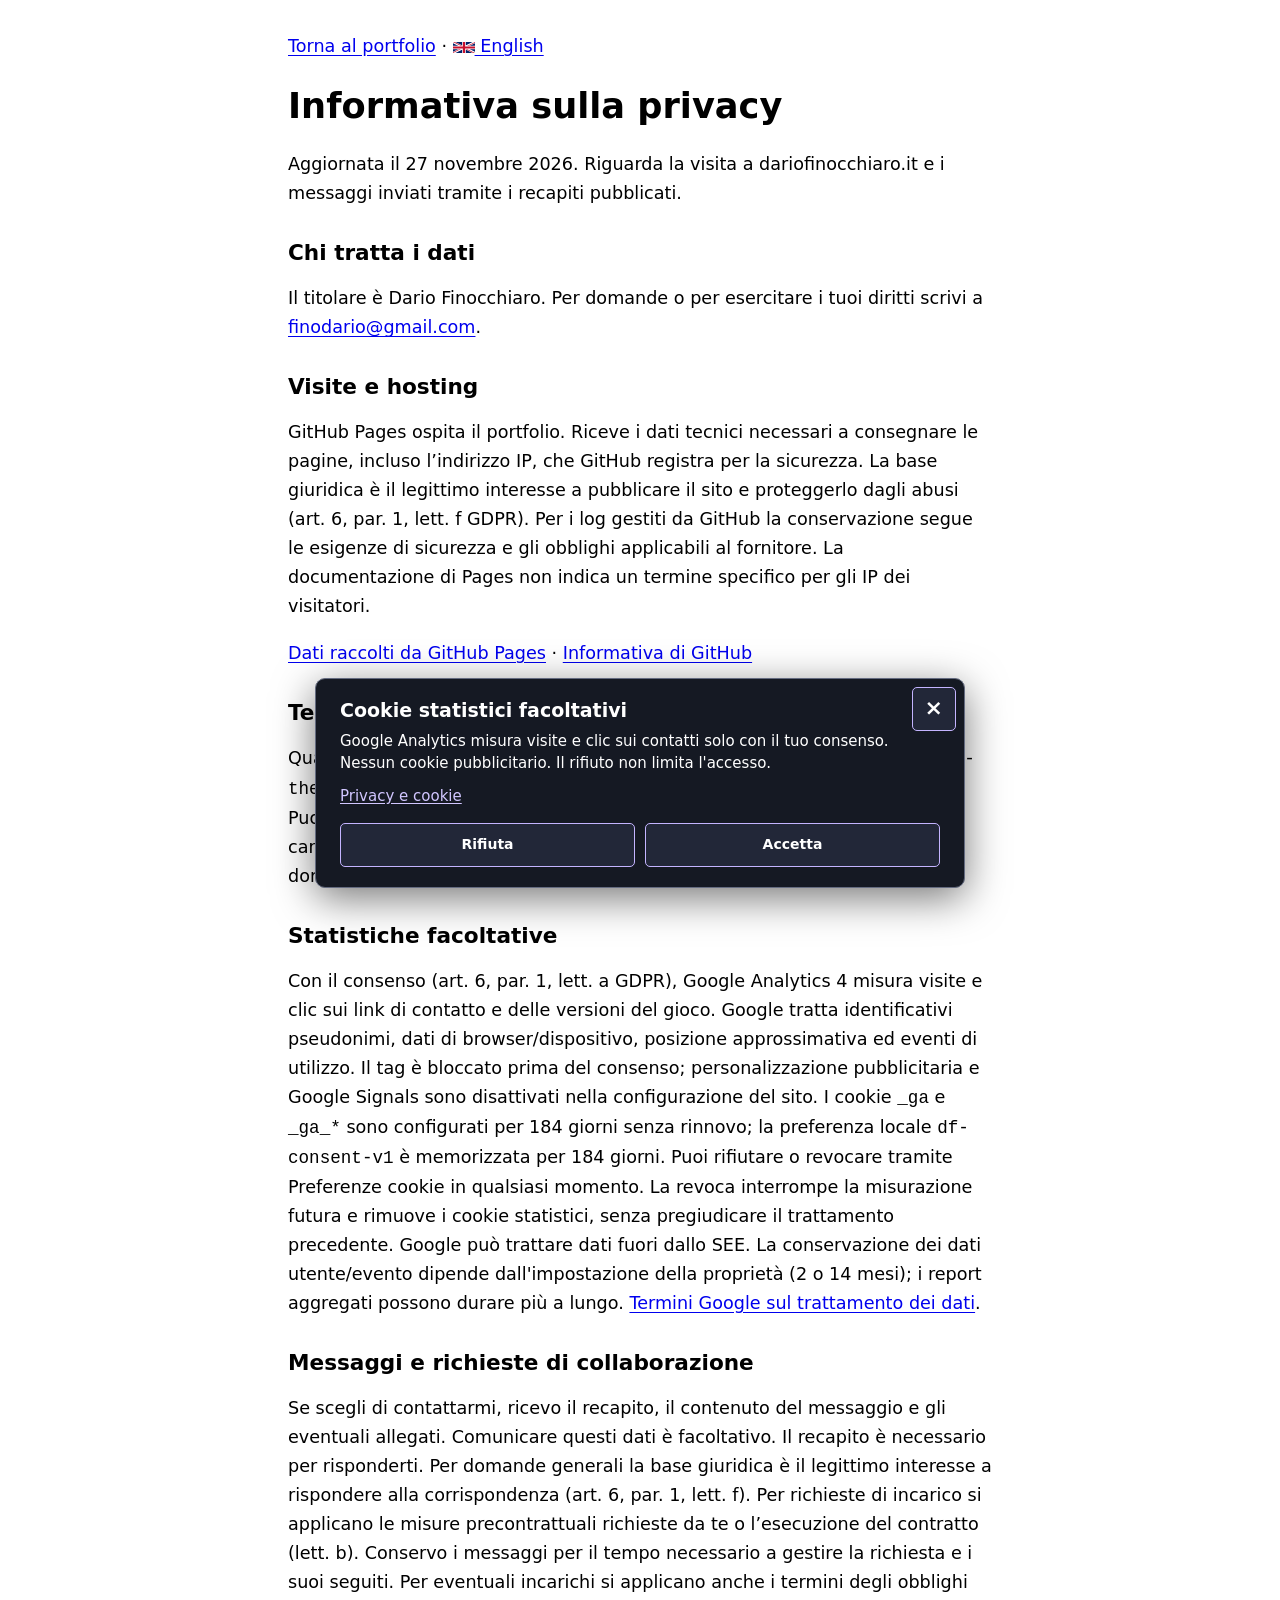
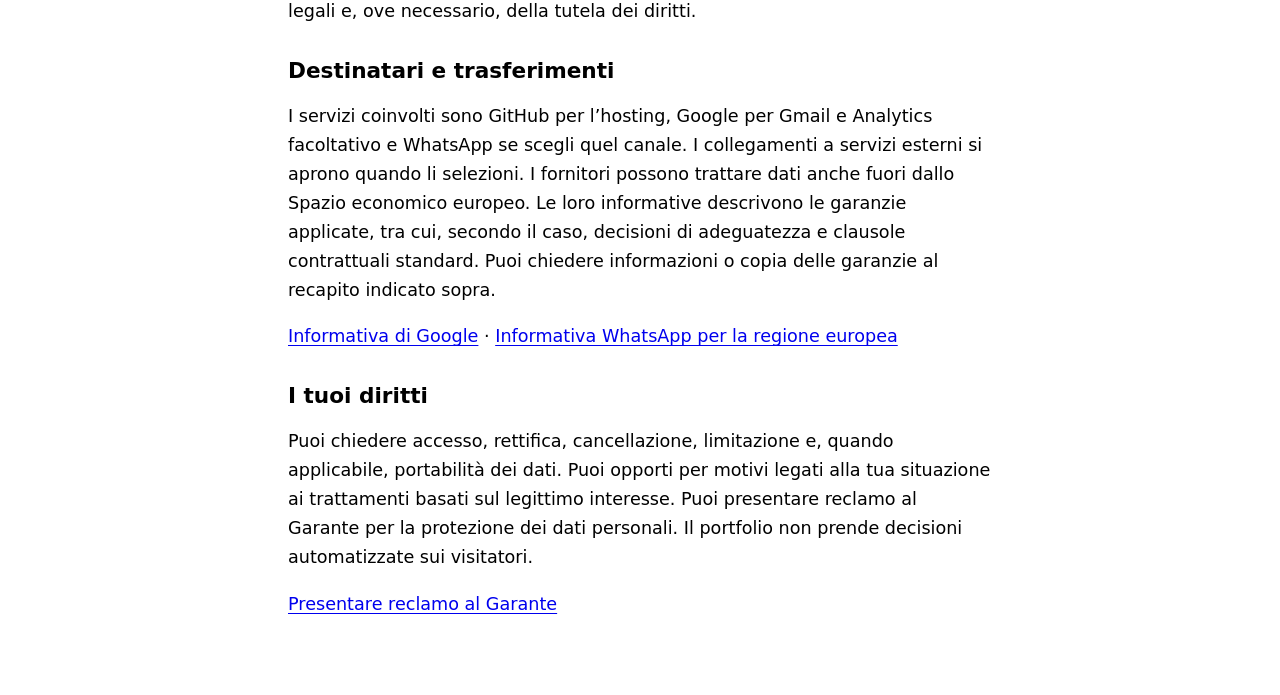
<file: privacy.html>
<!doctype html><html lang="it"><meta charset="utf-8"><meta name="viewport" content="width=device-width,initial-scale=1"><meta name="referrer" content="no-referrer"><title>Privacy | Dario Finocchiaro</title>
<link rel="alternate" hreflang="it" href="https://dariofinocchiaro.it/privacy.html">
<link rel="alternate" hreflang="en" href="https://dariofinocchiaro.it/en/privacy.html">
<link rel="alternate" hreflang="x-default" href="https://dariofinocchiaro.it/privacy.html">
<style>html{color-scheme:light dark}body{font:1.1rem/1.65 system-ui,sans-serif;max-width:44rem;margin:auto;padding:2rem 1.2rem 4rem}h1,h2{line-height:1.2}h2{margin-top:2rem;font-size:1.35rem}a{color:LinkText;text-underline-offset:.15em}</style>
<link rel="stylesheet" href="/assets/analytics-consent.css"><script defer src="/assets/analytics-consent.js"></script><main><nav><a href="/">Torna al portfolio</a> · <a href="/en/privacy.html" hreflang="en" lang="en"><img src="/flags/gb.svg" width="22" height="15" alt="" style="vertical-align:middle"> English</a></nav><h1>Informativa sulla privacy</h1><p>Aggiornata il 27 novembre 2026. Riguarda la visita a dariofinocchiaro.it e i messaggi inviati tramite i recapiti pubblicati.</p>
<h2>Chi tratta i dati</h2><p>Il titolare è Dario Finocchiaro. Per domande o per esercitare i tuoi diritti scrivi a <a href="mailto:finodario@gmail.com">finodario@gmail.com</a>.</p>
<h2>Visite e hosting</h2><p>GitHub Pages ospita il portfolio. Riceve i dati tecnici necessari a consegnare le pagine, incluso l’indirizzo IP, che GitHub registra per la sicurezza. La base giuridica è il legittimo interesse a pubblicare il sito e proteggerlo dagli abusi (art. 6, par. 1, lett. f GDPR). Per i log gestiti da GitHub la conservazione segue le esigenze di sicurezza e gli obblighi applicabili al fornitore. La documentazione di Pages non indica un termine specifico per gli IP dei visitatori.</p>
<p><a href="https://docs.github.com/en/pages/getting-started-with-github-pages/what-is-github-pages">Dati raccolti da GitHub Pages</a> · <a href="https://docs.github.com/en/site-policy/privacy-policies/github-general-privacy-statement">Informativa di GitHub</a></p>
<h2>Tema chiaro e scuro</h2><p>Quando cambi tema, il browser salva sul dispositivo la preferenza tecnica <code>df-theme</code> nella memoria locale per ritrovare la tua scelta alla visita successiva. Puoi rimuoverla cancellando i dati del sito nel browser. Rimane fino alla cancellazione da parte tua o del browser. Il sito serve i caratteri dal proprio dominio e non usa strumenti pubblicitari o di profilazione.</p>
<h2>Statistiche facoltative</h2><p>Con il consenso (art. 6, par. 1, lett. a GDPR), Google Analytics 4 misura visite e clic sui link di contatto e delle versioni del gioco. Google tratta identificativi pseudonimi, dati di browser/dispositivo, posizione approssimativa ed eventi di utilizzo. Il tag è bloccato prima del consenso; personalizzazione pubblicitaria e Google Signals sono disattivati nella configurazione del sito. I cookie <code>_ga</code> e <code>_ga_*</code> sono configurati per 184 giorni senza rinnovo; la preferenza locale <code>df-consent-v1</code> è memorizzata per 184 giorni. Puoi rifiutare o revocare tramite Preferenze cookie in qualsiasi momento. La revoca interrompe la misurazione futura e rimuove i cookie statistici, senza pregiudicare il trattamento precedente. Google può trattare dati fuori dallo SEE. La conservazione dei dati utente/evento dipende dall'impostazione della proprietà (2 o 14 mesi); i report aggregati possono durare più a lungo. <a href="https://business.safety.google/adsprocessorterms/">Termini Google sul trattamento dei dati</a>.</p><h2>Messaggi e richieste di collaborazione</h2><p>Se scegli di contattarmi, ricevo il recapito, il contenuto del messaggio e gli eventuali allegati. Comunicare questi dati è facoltativo. Il recapito è necessario per risponderti. Per domande generali la base giuridica è il legittimo interesse a rispondere alla corrispondenza (art. 6, par. 1, lett. f). Per richieste di incarico si applicano le misure precontrattuali richieste da te o l’esecuzione del contratto (lett. b). Conservo i messaggi per il tempo necessario a gestire la richiesta e i suoi seguiti. Per eventuali incarichi si applicano anche i termini degli obblighi legali e, ove necessario, della tutela dei diritti.</p>
<h2>Destinatari e trasferimenti</h2><p>I servizi coinvolti sono GitHub per l’hosting, Google per Gmail e Analytics facoltativo e WhatsApp se scegli quel canale. I collegamenti a servizi esterni si aprono quando li selezioni. I fornitori possono trattare dati anche fuori dallo Spazio economico europeo. Le loro informative descrivono le garanzie applicate, tra cui, secondo il caso, decisioni di adeguatezza e clausole contrattuali standard. Puoi chiedere informazioni o copia delle garanzie al recapito indicato sopra.</p>
<p><a href="https://policies.google.com/privacy?hl=it">Informativa di Google</a> · <a href="https://www.whatsapp.com/legal/privacy-policy-eea">Informativa WhatsApp per la regione europea</a></p>
<h2>I tuoi diritti</h2><p>Puoi chiedere accesso, rettifica, cancellazione, limitazione e, quando applicabile, portabilità dei dati. Puoi opporti per motivi legati alla tua situazione ai trattamenti basati sul legittimo interesse. Puoi presentare reclamo al Garante per la protezione dei dati personali. Il portfolio non prende decisioni automatizzate sui visitatori.</p><p><a href="https://www.garanteprivacy.it/it/diritti/come-agire-per-tutelare-i-tuoi-dati-personali/reclamo">Presentare reclamo al Garante</a></p></main></html>
</file>
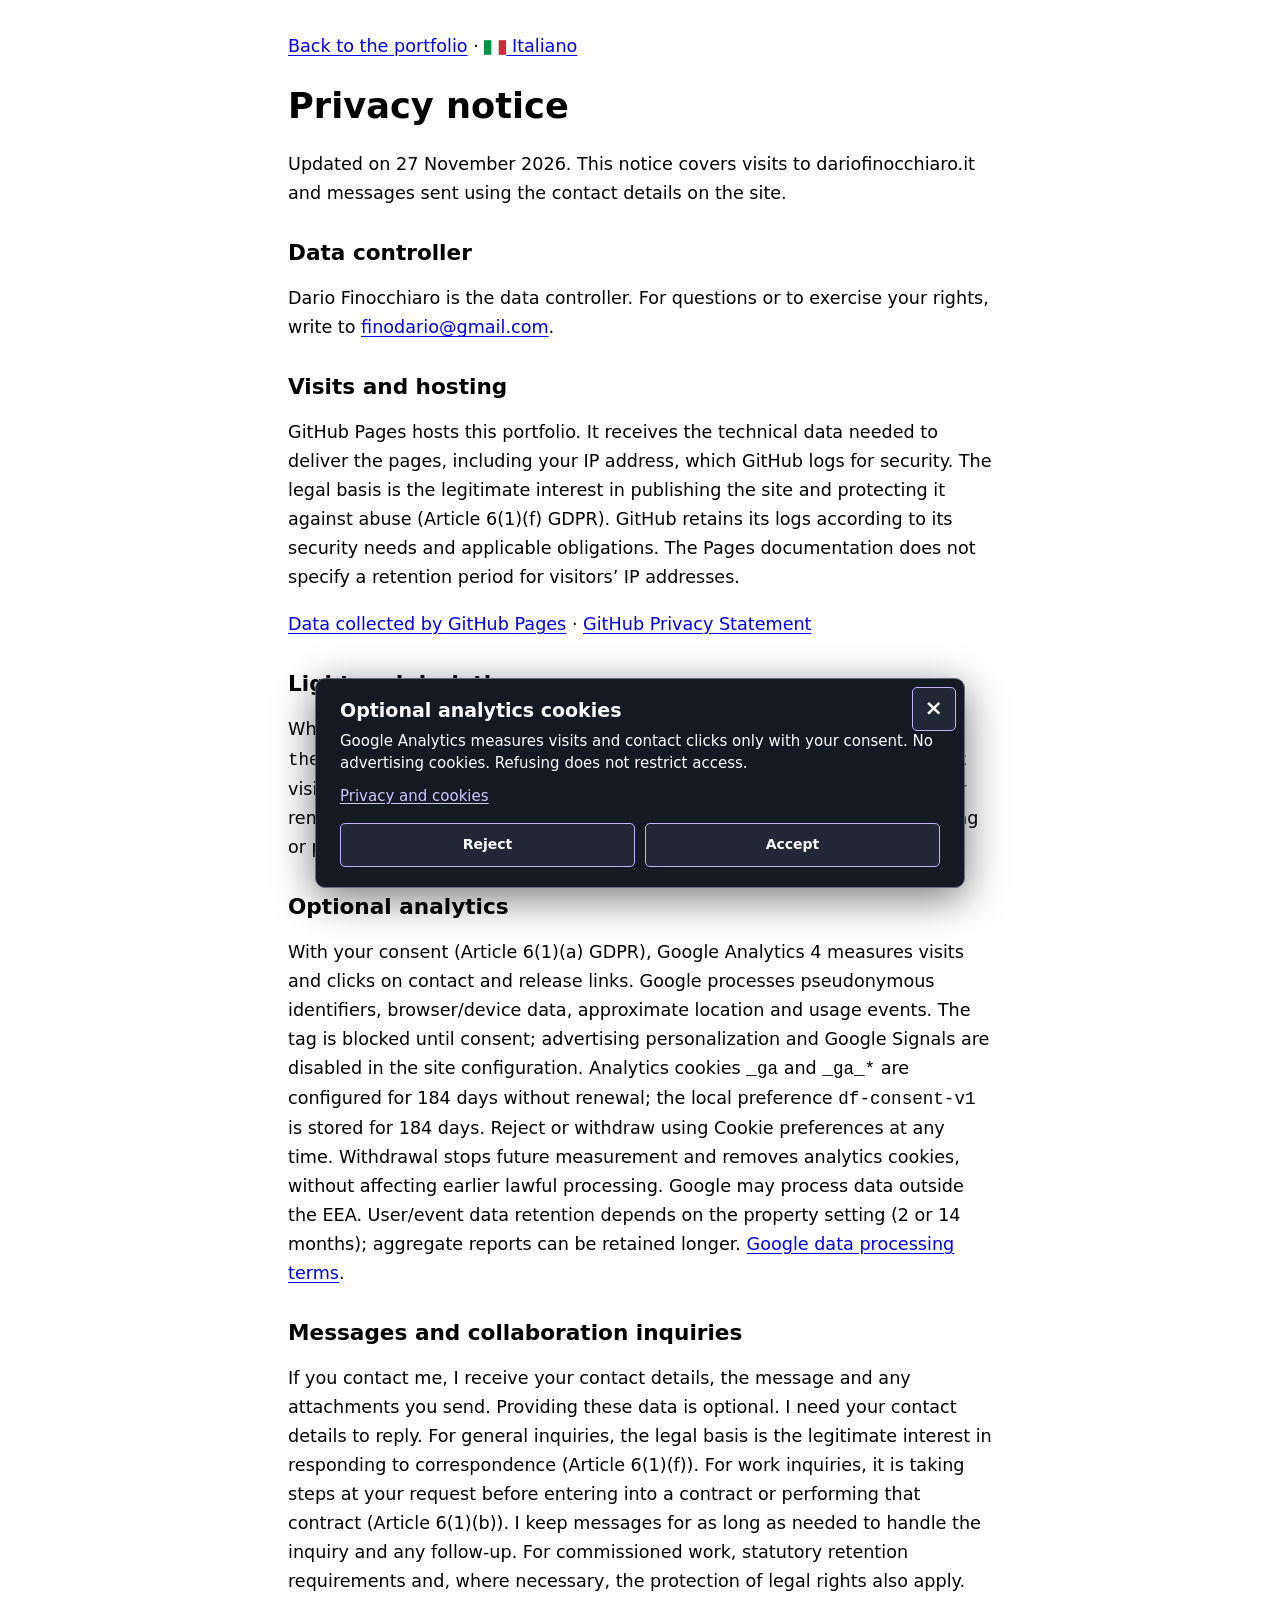
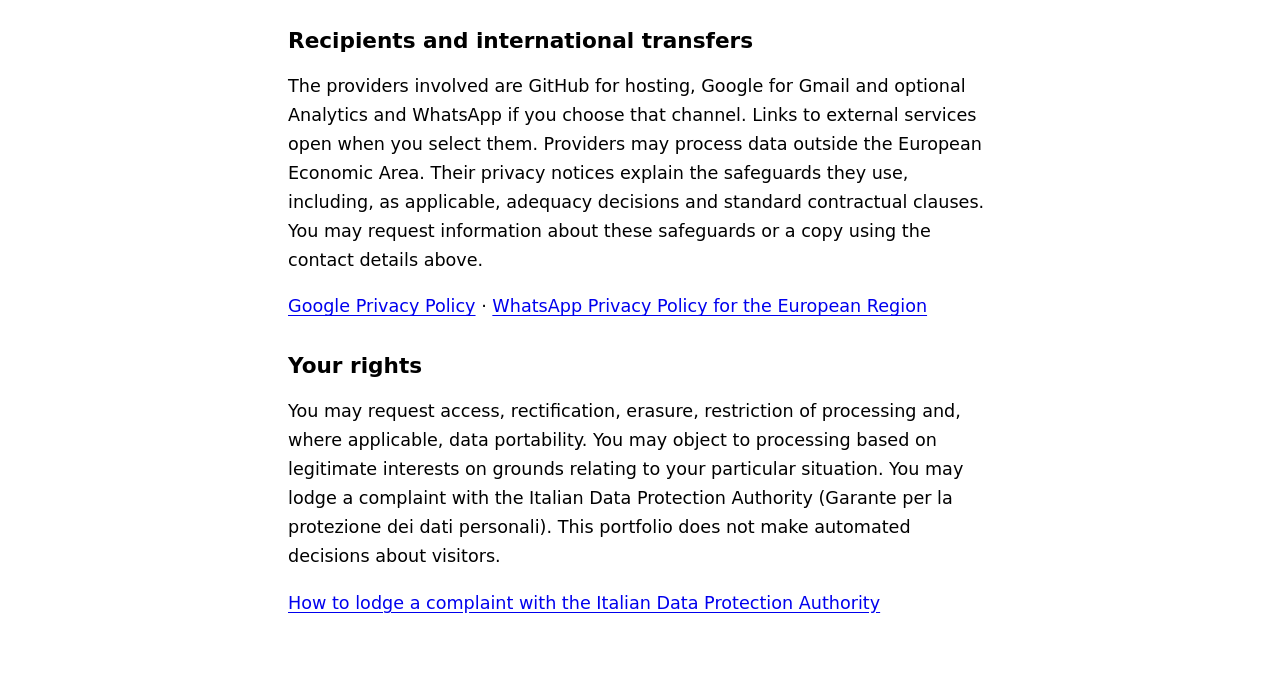
<file: en/privacy.html>
<!doctype html><html lang="en"><meta charset="utf-8"><meta name="viewport" content="width=device-width,initial-scale=1"><meta name="referrer" content="no-referrer"><title>Privacy notice | Dario Finocchiaro</title>
<link rel="alternate" hreflang="it" href="https://dariofinocchiaro.it/privacy.html">
<link rel="alternate" hreflang="en" href="https://dariofinocchiaro.it/en/privacy.html">
<link rel="alternate" hreflang="x-default" href="https://dariofinocchiaro.it/privacy.html">
<style>html{color-scheme:light dark}body{font:1.1rem/1.65 system-ui,sans-serif;max-width:44rem;margin:auto;padding:2rem 1.2rem 4rem}h1,h2{line-height:1.2}h2{margin-top:2rem;font-size:1.35rem}a{color:LinkText;text-underline-offset:.15em}</style>
<link rel="stylesheet" href="/assets/analytics-consent.css"><script defer src="/assets/analytics-consent.js"></script><main><nav><a href="/en/">Back to the portfolio</a> · <a href="/privacy.html" hreflang="it" lang="it"><img src="/flags/it.svg" width="22" height="15" alt="" style="vertical-align:middle"> Italiano</a></nav><h1>Privacy notice</h1><p>Updated on 27 November 2026. This notice covers visits to dariofinocchiaro.it and messages sent using the contact details on the site.</p>
<h2>Data controller</h2><p>Dario Finocchiaro is the data controller. For questions or to exercise your rights, write to <a href="mailto:finodario@gmail.com">finodario@gmail.com</a>.</p>
<h2>Visits and hosting</h2><p>GitHub Pages hosts this portfolio. It receives the technical data needed to deliver the pages, including your IP address, which GitHub logs for security. The legal basis is the legitimate interest in publishing the site and protecting it against abuse (Article 6(1)(f) GDPR). GitHub retains its logs according to its security needs and applicable obligations. The Pages documentation does not specify a retention period for visitors’ IP addresses.</p>
<p><a href="https://docs.github.com/en/pages/getting-started-with-github-pages/what-is-github-pages">Data collected by GitHub Pages</a> · <a href="https://docs.github.com/en/site-policy/privacy-policies/github-general-privacy-statement">GitHub Privacy Statement</a></p>
<h2>Light and dark themes</h2><p>When you change the theme, your browser saves a preference named <code>df-theme</code> in local storage on your device. This restores your choice on your next visit. The preference stays there until you clear the site data or your browser removes it. The site serves fonts from its own domain and uses no advertising or profiling tools.</p>
<h2>Optional analytics</h2><p>With your consent (Article 6(1)(a) GDPR), Google Analytics 4 measures visits and clicks on contact and release links. Google processes pseudonymous identifiers, browser/device data, approximate location and usage events. The tag is blocked until consent; advertising personalization and Google Signals are disabled in the site configuration. Analytics cookies <code>_ga</code> and <code>_ga_*</code> are configured for 184 days without renewal; the local preference <code>df-consent-v1</code> is stored for 184 days. Reject or withdraw using Cookie preferences at any time. Withdrawal stops future measurement and removes analytics cookies, without affecting earlier lawful processing. Google may process data outside the EEA. User/event data retention depends on the property setting (2 or 14 months); aggregate reports can be retained longer. <a href="https://business.safety.google/adsprocessorterms/">Google data processing terms</a>.</p><h2>Messages and collaboration inquiries</h2><p>If you contact me, I receive your contact details, the message and any attachments you send. Providing these data is optional. I need your contact details to reply. For general inquiries, the legal basis is the legitimate interest in responding to correspondence (Article 6(1)(f)). For work inquiries, it is taking steps at your request before entering into a contract or performing that contract (Article 6(1)(b)). I keep messages for as long as needed to handle the inquiry and any follow-up. For commissioned work, statutory retention requirements and, where necessary, the protection of legal rights also apply.</p>
<h2>Recipients and international transfers</h2><p>The providers involved are GitHub for hosting, Google for Gmail and optional Analytics and WhatsApp if you choose that channel. Links to external services open when you select them. Providers may process data outside the European Economic Area. Their privacy notices explain the safeguards they use, including, as applicable, adequacy decisions and standard contractual clauses. You may request information about these safeguards or a copy using the contact details above.</p>
<p><a href="https://policies.google.com/privacy?hl=en">Google Privacy Policy</a> · <a href="https://www.whatsapp.com/legal/privacy-policy-eea">WhatsApp Privacy Policy for the European Region</a></p>
<h2>Your rights</h2><p>You may request access, rectification, erasure, restriction of processing and, where applicable, data portability. You may object to processing based on legitimate interests on grounds relating to your particular situation. You may lodge a complaint with the Italian Data Protection Authority (Garante per la protezione dei dati personali). This portfolio does not make automated decisions about visitors.</p><p><a href="https://www.garanteprivacy.it/it/diritti/come-agire-per-tutelare-i-tuoi-dati-personali/reclamo">How to lodge a complaint with the Italian Data Protection Authority</a></p></main></html>
</file>
<file: assets/main-JmbsUUS3.css>
@font-face{font-family:DM Sans;font-style:normal;font-weight:400 700;font-display:swap;src:url(/fonts/dm-sans.woff2)format("woff2")}@font-face{font-family:Space Grotesk;font-style:normal;font-weight:400 700;font-display:swap;src:url(/fonts/space-grotesk.woff2)format("woff2")}:root{--lightningcss-light: ;--lightningcss-dark:initial;color-scheme:dark;--bg:#090b10;--bg-deep:#07080d;--surface:#11151e;--surface-alt:#151923;--surface-hover:#1b202d;--ink:#f5f4f8;--ink-soft:#cdd0df;--muted:#9397aa;--faint:#71768b;--stroke:#c2cae924;--stroke-strong:#cbd7f740;--accent:#b6a0ff;--accent-blue:#82dcfa;--accent-peach:#f5a47c;--accent-green:#97d8b3;--shadow:0 20px 80px #00000038;background:var(--bg);color:var(--ink);font-synthesis:none;text-rendering:optimizelegibility;-webkit-font-smoothing:antialiased;font-family:DM Sans,ui-sans-serif,system-ui,sans-serif}:root[data-theme=light]{--lightningcss-light:initial;--lightningcss-dark: ;color-scheme:light;--bg:#f5f6fa;--bg-deep:#e9ecf4;--surface:#fff;--surface-alt:#f0f1f7;--surface-hover:#e8eaf5;--ink:#1a1c29;--ink-soft:#384054;--muted:#5f6679;--faint:#7b8091;--stroke:#242c4b24;--stroke-strong:#242c4b3d;--accent:#6b45c5;--accent-blue:#177ba6;--accent-peach:#bb5a32;--accent-green:#257d59;--shadow:0 20px 80px #32325014}*{box-sizing:border-box}html{scroll-behavior:smooth;scroll-padding-top:100px}body{background:var(--bg);min-width:320px;margin:0}body,button,a{-webkit-tap-highlight-color:transparent}button,a{font:inherit}button{cursor:pointer}a{color:inherit;text-decoration:none}button:focus-visible,a:focus-visible{outline:2px solid var(--accent-blue);outline-offset:4px}::selection{color:var(--bg);background:var(--accent)}.site-shell{overflow:clip}.container{width:min(1260px,100% - 88px);margin-inline:auto}.skip-link{z-index:1000;background:var(--accent);color:#101018;padding:12px 18px;position:fixed;top:-70px;left:12px}.skip-link:focus{top:12px}.scroll-progress{z-index:200;pointer-events:none;background:linear-gradient(90deg,#8c76e9,#8dddf9);height:3px;transition:width .1s linear;position:fixed;top:0;left:0}h1,h2,h3,p,blockquote{margin:0}h1,h2,h3{letter-spacing:-.047em;font-family:Space Grotesk,ui-sans-serif,system-ui,sans-serif}.section{padding-block:132px}[data-reveal]{opacity:0;transition:transform .7s cubic-bezier(.22,1,.36,1),opacity .7s;transform:translateY(28px)}[data-reveal].revealed{opacity:1;transform:translateY(0)}.site-header{z-index:100;background:color-mix(in srgb,var(--bg) 88%,transparent);-webkit-backdrop-filter:blur(20px);border-bottom:1px solid var(--stroke);width:100%;position:sticky;top:0}.header-layout{justify-content:space-between;align-items:center;gap:26px;min-height:88px;display:flex}.brand{flex-shrink:0;align-items:center;gap:13px;display:flex}.brand-symbol,.footer-brand{letter-spacing:-.11em;font-family:Space Grotesk,sans-serif;font-size:32px;font-weight:700;line-height:1}.brand-symbol span,.footer-brand span{color:var(--accent)}.brand-name{letter-spacing:.19em;color:var(--muted);font-size:9px;font-weight:500;line-height:1.48;display:block}.brand-name strong{color:var(--ink);letter-spacing:.11em;font-size:10px;font-weight:700}.primary-nav{align-items:center;gap:34px;margin-left:auto;display:flex}.primary-nav a{color:var(--muted);font-size:13px;font-weight:600;transition:color .2s}.primary-nav a:hover{color:var(--ink)}.header-right{align-items:center;gap:15px;display:flex}.icon-button{color:var(--ink-soft);border:1px solid var(--stroke);background:0 0;border-radius:50%;place-items:center;width:43px;height:43px;transition:background .2s,border-color .2s;display:grid}.icon-button:hover{background:var(--surface-hover);border-color:var(--stroke-strong)}.header-cta{background:var(--ink);color:var(--bg);border-radius:3px;align-items:center;gap:21px;padding:13px 17px;font-size:13px;font-weight:700;transition:transform .2s,background .2s;display:flex}.header-cta:hover{transform:translateY(-2px)}.nav-toggle,.mobile-nav-contact{display:none}.hero{isolation:isolate;background:var(--bg-deep);min-height:760px;padding-top:80px;position:relative}.hero-background{z-index:-1;background:radial-gradient(48% 55% at 79% 40%,#6748ae2b,#0000 86%),radial-gradient(43% 60% at 95% 90%,#1d729d1c,#0000 84%);position:absolute;inset:0}.hero-background:after{content:"";background-image:linear-gradient(90deg,#a0ade006 1px,#0000 1px),linear-gradient(#a0ade006 1px,#0000 1px);background-size:72px 72px;position:absolute;inset:0;-webkit-mask-image:linear-gradient(90deg,#0000,#000 35%);mask-image:linear-gradient(90deg,#0000,#000 35%)}.hero-layout{grid-template-columns:54% 46%;align-items:center;min-height:555px;display:grid}.hero-content{z-index:5;padding-bottom:25px;position:relative}.hero-eyebrow{letter-spacing:.18em;color:var(--ink-soft);align-items:center;gap:13px;margin-bottom:28px;font-size:10px;font-weight:700;display:inline-flex}.pulse-dot{background:#9cd9bb;border-radius:50%;flex:none;width:7px;height:7px;display:inline-block;box-shadow:0 0 0 4px #9cd9bb1f}.hero h1{letter-spacing:-.082em;max-width:840px;font-size:clamp(64px,7.5vw,108px);font-weight:600;line-height:.99}.gradient-word{color:var(--accent);background:linear-gradient(110deg,#f1b8cd 0%,#a68aff 45%,#86e3f4 100%);-webkit-text-fill-color:transparent;-webkit-background-clip:text;background-clip:text}:root[data-theme=light] .gradient-word{background:linear-gradient(110deg,#a35e7f,#7053c0,#1e84a8);-webkit-background-clip:text;background-clip:text}.hero-period{-webkit-text-fill-color:var(--accent)}.hero-description{max-width:550px;color:var(--muted);margin-top:34px;font-size:17px;line-height:1.9}.hero-description strong{color:var(--ink-soft);font-weight:600}.hero-actions{flex-wrap:wrap;gap:12px;margin-top:34px;display:flex}.button{border:1px solid #0000;border-radius:4px;justify-content:center;align-items:center;gap:27px;min-height:54px;padding:0 21px;font-size:13px;font-weight:700;transition:transform .2s,background .2s,border-color .2s;display:inline-flex}.button:hover{transform:translateY(-3px)}.button-primary{color:#151321;background:#b9a6fe}.button-primary:hover{background:#d2c5ff}.button-outline{color:var(--ink);border-color:var(--stroke-strong);background:color-mix(in srgb,var(--surface) 65%,transparent)}.button-outline:hover{border-color:var(--accent)}.hero-location{color:var(--faint);flex-wrap:wrap;align-items:center;gap:11px;margin-top:61px;font-size:12px;display:flex}.hero-location svg{color:var(--accent-blue)}.hero-location>span{color:var(--stroke-strong)}.hero-graphic{place-items:center;width:100%;height:560px;margin-left:9px;display:grid;position:relative}.graphic-backlight{filter:blur(12px);background:radial-gradient(circle,#8461d142 0%,#4f378f14 50%,#0000 71%);border-radius:50%;width:490px;height:490px;position:absolute}.orbit{aspect-ratio:1;border-radius:50%;position:absolute}.orbit-outer{border:1px dashed #a29bd238;width:min(97%,540px);animation:95s linear infinite rotate}.orbit-middle{border:1px solid #ae9eee33;width:min(80%,430px);box-shadow:0 0 90px #69539c0a}.orbit-inner{border:1px dashed #85d7f63d;width:min(61%,332px);animation:70s linear infinite reverse rotate}.orbit-middle:before,.orbit-outer:before{content:"";border:1px solid var(--accent);background:var(--bg);border-radius:50%;width:9px;height:9px;position:absolute;top:10%;left:15%;box-shadow:0 0 19px #aa91ff66}.orbit-outer:after{content:"";background:var(--accent-blue);border-radius:50%;width:6px;height:6px;position:absolute;bottom:17%;right:9%;box-shadow:0 0 18px #7ddcffa6}.orbit-dash{border:1px solid #86e7ffcc;width:14px;height:14px;position:absolute;transform:rotate(45deg)}.orbit-dash-one{top:14%;right:13%}.orbit-dash-two{border-color:#f8b290cc;bottom:13%;left:13%}.graphic-center{background:linear-gradient(140deg,#191f32f7,#131220f7);border:1px solid #ac9ced78;border-radius:29px;flex-direction:column;justify-content:center;align-items:center;width:272px;height:272px;display:flex;position:relative;transform:rotate(-8deg);box-shadow:0 40px 120px #0000005c,0 0 120px #9173ff1f,inset 0 0 70px #8763dc17}.graphic-center:after{content:"";pointer-events:none;border:1px solid #bcb2fa21;border-radius:22px;position:absolute;inset:10px}.graphic-center>*{transform:rotate(8deg)}.graphic-center-label,.graphic-center-foot{letter-spacing:.24em;color:#8e9dbe;font-size:8px;font-weight:700}.graphic-center strong{letter-spacing:-.135em;color:#f6f4ff;padding-right:10px;font-family:Space Grotesk,sans-serif;font-size:107px;font-weight:600;line-height:1.25}.graphic-center strong span{color:#a590ff}.graphic-center strong i{color:#80dcf8;font-style:normal}.center-crosshair{border-color:#d2c3ff99;width:15px;height:15px;position:absolute}.crosshair-tl{border-top:1px solid;border-left:1px solid;top:18px;left:18px}.crosshair-br{border-bottom:1px solid;border-right:1px solid;bottom:18px;right:18px}.graphic-chip{z-index:3;color:#d8def0;letter-spacing:.11em;-webkit-backdrop-filter:blur(8px);backdrop-filter:blur(8px);background:#141723ed;border:1px solid #c2beee3b;border-radius:5px;align-items:center;gap:12px;padding:13px 16px;font-family:Space Grotesk,sans-serif;font-size:10px;font-weight:600;display:flex;position:absolute;box-shadow:0 15px 45px #00000047}.graphic-chip svg{color:#a996ff}.graphic-chip i{background:#8cdbb7;border-radius:50%;width:5px;height:5px}.chip-one{top:17%;left:0}.chip-two{top:32%;right:0}.chip-three{bottom:15%;left:8%}.chip-two svg{color:#85ddf8}.chip-three svg{color:#f7b087}.graphic-coordinates{letter-spacing:.12em;color:var(--faint);font-size:9px;position:absolute;bottom:5%;right:5%}.graphic-side-label{letter-spacing:.2em;color:var(--faint);font-size:8px;position:absolute;top:4%;left:12%}.hero-baseline{letter-spacing:.18em;height:65px;color:var(--faint);border-top:1px solid var(--stroke);justify-content:space-between;align-items:center;font-size:9px;font-weight:700;display:flex}.hero-baseline span:nth-child(2){align-items:center;gap:10px;display:flex}.hero-baseline svg{color:var(--accent)}@keyframes rotate{to{transform:rotate(360deg)}}.discipline-band{border-block:1px solid var(--stroke);background:var(--surface)}.discipline-layout{justify-content:space-between;align-items:center;gap:20px;min-height:92px;display:flex}.discipline-layout>span{letter-spacing:.15em;color:var(--faint);max-width:130px;font-size:9px;font-weight:700;line-height:1.6}.discipline-layout b{letter-spacing:.1em;white-space:nowrap;color:var(--ink-soft);align-items:center;gap:10px;font-family:Space Grotesk,sans-serif;font-size:11px;font-weight:600;display:flex}.discipline-layout b svg{color:var(--accent);stroke-width:1.6px}.overline{color:var(--accent);letter-spacing:.19em;align-items:center;gap:14px;margin-bottom:27px;font-size:10px;font-weight:700;display:flex}.section-number{color:var(--accent-blue)}.overline-line{background:var(--stroke-strong);width:36px;height:1px}.section-heading{justify-content:space-between;align-items:end;gap:45px;margin-bottom:55px;display:flex}.section-heading h2{font-size:clamp(42px,5vw,69px);font-weight:600;line-height:1.11}.section-heading h2 span{color:var(--muted)}.section-heading-right{max-width:280px;padding-bottom:5px}.section-heading-right p{color:var(--muted);font-size:14px;line-height:1.9}.about-section{background:var(--bg)}.about-layout{grid-template-columns:1fr 1fr;align-items:start;gap:92px;display:grid}.about-quote{padding:27px 0 0;position:relative}.quote-accent{color:var(--accent);opacity:.85;font-family:Georgia,serif;font-size:132px;line-height:.5}.about-quote blockquote{letter-spacing:-.055em;max-width:530px;margin-top:20px;font-family:Space Grotesk,sans-serif;font-size:clamp(30px,3vw,42px);font-weight:500;line-height:1.43}.about-quote blockquote em{color:var(--muted);font-style:normal}.about-quote blockquote span{color:var(--accent)}.quote-decoration{align-items:center;gap:18px;margin-top:37px;display:flex}.quote-decoration span{background:var(--accent);width:75px;height:1px}.quote-decoration b{color:var(--faint);letter-spacing:.2em;font-size:11px}.about-text{padding-top:7px}.about-text p{color:var(--muted);margin-bottom:22px;font-size:16px;line-height:1.95}.about-text strong{color:var(--ink-soft);font-weight:700}.about-facts{border-top:1px solid var(--stroke);grid-template-columns:1fr 1fr;gap:26px 18px;margin-top:34px;padding-top:30px;display:grid}.about-facts div{flex-direction:column;gap:10px;display:flex}.about-facts div>span{letter-spacing:.17em;color:var(--faint);font-size:9px;font-weight:700}.about-facts strong{color:var(--ink);align-items:center;gap:8px;font-size:13px;font-weight:600;display:flex}.skills-section{background:var(--surface-alt);border-block:1px solid var(--stroke)}.skills-grid{grid-template-columns:repeat(4,minmax(0,1fr));gap:16px;display:grid}.skill-card{border:1px solid var(--stroke);background:var(--surface);border-radius:7px;flex-direction:column;min-height:340px;padding:26px 24px 25px;transition:transform .3s,border-color .3s,box-shadow .3s;display:flex}.skill-card:hover{border-color:var(--stroke-strong);box-shadow:var(--shadow);transform:translateY(-7px)}.skill-card-top{justify-content:space-between;align-items:flex-start;margin-bottom:48px;display:flex}.skill-card-top>span{color:var(--faint);font-family:Space Grotesk;font-size:12px}.skill-icon{border-radius:14px;place-items:center;width:55px;height:55px;display:grid}.skill-icon.purple{color:#c0a9ff;background:#aa89ff1a}.skill-icon.cyan{color:#8cdef4;background:#83d3eb1a}.skill-icon.orange{color:#ffaf88;background:#ffaf881a}.skill-icon.green{color:#a2dcb6;background:#9cd4b41a}.skill-card h3{margin-bottom:17px;font-size:22px;font-weight:600;line-height:1.2}.skill-card p{color:var(--muted);flex:1;font-size:13px;line-height:1.8}.skills-tags{flex-wrap:wrap;align-items:center;gap:6px;margin-top:30px;display:flex}.skills-tags span{background:var(--surface-alt);border:1px solid var(--stroke);color:var(--ink-soft);border-radius:3px;padding:6px 8px;font-family:Space Grotesk,sans-serif;font-size:10px}.projects-section{background:var(--bg)}.project-filters{flex-wrap:wrap;gap:9px;margin-top:-10px;margin-bottom:32px;display:flex}.filter{border:1px solid var(--stroke);color:var(--muted);background:0 0;border-radius:4px;padding:11px 17px;font-size:12px;font-weight:700;transition:background .2s,border-color .2s,color .2s}.filter:hover{border-color:var(--accent);color:var(--ink)}.filter.active{color:var(--bg);background:var(--ink);border-color:var(--ink)}.filter small{opacity:.65;margin-left:10px;font-size:10px}.projects-grid{grid-template-columns:repeat(2,minmax(0,1fr));align-items:stretch;gap:23px;display:grid}.project-card{background:var(--surface);border:1px solid var(--stroke);border-radius:6px;transition:transform .3s,border-color .3s;overflow:hidden}.project-card:hover{border-color:var(--stroke-strong);transform:translateY(-5px)}.project-featured{grid-column:span 2;grid-template-columns:1.14fr 1fr;min-height:395px;display:grid}.project-image{background:#141827;place-items:center;height:275px;display:grid;position:relative;overflow:hidden}.project-featured .project-image{height:100%;min-height:380px}.game-art{background:#060e1d}.game-art img{object-fit:cover;filter:saturate(.86)contrast(1.09);width:100%;height:100%;display:block}.game-art:after{content:"";background:linear-gradient(#0000 55%,#010611e6),linear-gradient(90deg,#0a0f2338,#0000);position:absolute;inset:0}.art-corner{z-index:2;letter-spacing:.18em;color:#dfdff7;font-family:Space Grotesk;font-size:10px;font-weight:700;position:absolute}.art-corner-top{top:25px;left:28px}.art-corner-bottom{bottom:25px;left:28px}.project-info{flex-direction:column;padding:30px 32px 29px;display:flex}.project-featured .project-info{justify-content:center;padding:44px 48px}.project-topline{color:var(--accent);letter-spacing:.15em;justify-content:space-between;gap:15px;margin-bottom:21px;font-size:9px;font-weight:700;display:flex}.project-topline span:last-child{color:var(--faint)}.project-info h3{margin-bottom:18px;font-size:clamp(25px,2.7vw,37px);line-height:1.1}.project-info p{color:var(--muted);max-width:480px;margin-bottom:29px;font-size:14px;line-height:1.85}.project-bottom{flex-wrap:wrap;justify-content:space-between;align-items:center;gap:18px;margin-top:auto;display:flex}.project-tags{flex-wrap:wrap;gap:6px;display:flex}.project-tags span{background:var(--surface-alt);border:1px solid var(--stroke);color:var(--ink-soft);border-radius:3px;padding:6px 10px;font-family:Space Grotesk;font-size:10px}.project-status{white-space:nowrap;color:var(--muted);align-items:center;gap:7px;font-size:10px;display:inline-flex}.project-status span{background:var(--accent-green);border-radius:50%;width:5px;height:5px}.art-grid{background-image:linear-gradient(#9daae212 1px,#0000 1px),linear-gradient(90deg,#9daae212 1px,#0000 1px);background-size:30px 30px;position:absolute;inset:0}.meter-art{background:radial-gradient(#234f66 0%,#142435 58%,#101824 100%)}.meter{z-index:2;background:linear-gradient(125deg,#304452,#1c2834);border:4px solid #516f7b;border-radius:22px;width:186px;height:222px;padding:14px;transform:rotate(-11deg);box-shadow:0 14px 40px #00000061}.meter-label{color:#d5e9ef;letter-spacing:.08em;justify-content:space-between;font-size:6px;display:flex}.meter-label b{color:#91eff3}.meter-screen{color:#193d44;background:#a2dbce;border:5px solid #213843;border-radius:5px;height:93px;margin-top:9px;padding:9px}.meter-screen>span{letter-spacing:.16em;font-size:8px;font-weight:700}.meter-screen strong{letter-spacing:-.05em;font-family:Space Grotesk;font-size:35px;line-height:1.08;display:block}.meter-screen small{font-size:12px}.meter-bars{align-items:end;gap:3px;height:9px;display:flex}.meter-bars i{background:#3e9695;width:8px;height:70%}.meter-bars i:nth-child(2n){height:100%}.meter-bars i:nth-child(4n){height:48%}.meter-control{color:#b9d8df;justify-content:space-between;align-items:center;margin:7px 3px;font-size:7px;display:flex}.meter-control div{background:#1b2732;border:5px solid #768a94;border-radius:50%;width:34px;height:34px;box-shadow:inset 0 0 0 7px #31444e}.meter-jacks{justify-content:center;gap:37px;display:flex}.meter-jacks i{background:#15242c;border:3px solid #66868c;border-radius:50%;width:17px;height:17px;display:block}.meter-jacks i:last-child{border-color:#e48c83}.pin-line{border:1px solid #80e3e573;width:200px;height:105px;position:absolute}.pin-line-one{border-bottom:0;border-right:0;top:16%;left:4%}.pin-line-two{border-top:0;border-left:0;bottom:12%;right:7%}.art-coordinate{color:#85c5da;letter-spacing:.14em;font:9px Space Grotesk;position:absolute;bottom:15px;right:20px}.robot-art{background:radial-gradient(circle at 50% 48%,#3a2b48,#1b1a2b 67%,#151322)}.robot-clamp{z-index:2;filter:drop-shadow(0 18px 22px #0a0815);width:275px;height:175px;position:relative}.clamp-jaw{background:#48556e;border:8px solid #9aacc3;border-radius:6px;width:47px;height:90px;position:absolute;top:19px}.jaw-left{border-right:0;left:31px}.jaw-right{border-left:0;right:31px}.clamp-rail{background:linear-gradient(#b1a6c1,#595e79);border:4px solid #bec2dc;border-radius:5px;width:168px;height:19px;position:absolute;top:100px;left:53px}.clamp-base{background:linear-gradient(#79789b,#363752);border:4px solid #a29ebf;border-radius:8px;width:237px;height:33px;position:absolute;top:122px;left:20px}.clamp-center{color:#d6b6ff;background:#363750;border:3px solid #a28ee5;border-radius:50%;place-items:center;width:45px;height:45px;display:grid;position:absolute;top:75px;left:115px}.robot-note{letter-spacing:.15em;color:#b9a5db;font:9px Space Grotesk;position:absolute}.robot-note-top{top:20px;left:20px}.robot-note-bottom{bottom:20px;right:20px}.data-art{background:radial-gradient(at 50% 40%,#27324f,#151b2d 70%)}.data-node{z-index:2;color:#d6e4fa;letter-spacing:.07em;background:#263249;border:1px solid #738cb3;border-radius:6px;flex-direction:column;align-items:center;gap:4px;padding:12px 15px;font:11px Space Grotesk;display:flex;position:absolute;box-shadow:0 10px 20px #0000003d}.node-main{color:#c3b4ff;border-color:#9189c6;gap:7px;top:18%;left:50%;transform:translate(-50%)}.node-main strong{color:#e9dfff;font-size:11px}.node-main small{color:#a9a0da;font-size:8px}.node-a{top:62%;left:7%}.node-b{top:62%;left:38%}.node-c{top:62%;right:5%}.data-node b{color:#8fa8c9;font-size:8px;font-weight:400}.data-link{z-index:1;transform-origin:top;background:#657da8;width:2px;height:50px;position:absolute;top:45%}.data-link-a{left:48%;transform:rotate(56deg)}.data-link-b{left:50%}.data-link-c{left:52%;transform:rotate(-55deg)}.data-caption{color:#8eacd2;letter-spacing:.16em;font-size:8px;position:absolute;bottom:14px;left:19px}.project-footer{border-top:1px solid var(--stroke);justify-content:space-between;align-items:center;gap:25px;margin-top:44px;padding-top:24px;display:flex}.project-footer span,.project-footer a{color:var(--muted);align-items:center;gap:11px;font-size:12px;display:inline-flex}.project-footer svg{color:var(--accent)}.project-footer a{color:var(--ink-soft);font-weight:700;transition:color .2s}.project-footer a:hover{color:var(--accent)}.journey-section{border-top:1px solid var(--stroke);background:var(--surface-alt)}.timeline{border-top:1px solid var(--stroke)}.timeline-item{border-bottom:1px solid var(--stroke);grid-template-columns:190px 48px 1fr 50px;align-items:start;gap:28px;padding:38px 24px 38px 0;display:grid;position:relative}.timeline-year{color:var(--accent);letter-spacing:.05em;margin-top:8px;font-family:Space Grotesk,sans-serif;font-size:12px;font-weight:700}.timeline-dot{border:3px solid var(--accent);background:var(--surface-alt);border-radius:50%;width:12px;height:12px;margin:8px auto 0;box-shadow:0 0 0 7px #a184ee14}.timeline-dot:before{content:"";background:var(--stroke);z-index:-1;width:1px;margin-left:3px;position:absolute;top:0;bottom:0}.timeline-dot.future{border-color:var(--accent-blue)}.timeline-copy span{letter-spacing:.15em;color:var(--faint);font-size:10px;font-weight:700}.timeline-copy h3{letter-spacing:-.035em;margin:12px 0;font-size:23px;line-height:1.3}.timeline-copy p{color:var(--muted);max-width:700px;font-size:14px;line-height:1.8}.timeline-icon{border:1px solid var(--stroke);width:42px;height:42px;color:var(--muted);border-radius:50%;justify-self:end;place-items:center;display:grid}.contact-section{color:#f2f1ff;background:#151526;border-top:1px solid #cdc7f426;position:relative;overflow:hidden}.contact-section:before{content:"";pointer-events:none;background:radial-gradient(at 80% 40%,#8868e32b,#0000 60%),linear-gradient(120deg,#0000,#417f9f14);position:absolute;inset:0}.contact-layout{padding-top:99px;padding-bottom:33px;position:relative}.contact-topline{letter-spacing:.2em;color:#bbb5db;align-items:center;gap:14px;font-size:10px;font-weight:700;display:flex}.contact-content{z-index:3;padding:54px 0 95px;position:relative}.contact-content h2{letter-spacing:-.073em;max-width:960px;font-size:clamp(53px,7vw,98px);font-weight:600;line-height:1.07}.contact-content h2 span{color:#a99bff}.contact-content p{color:#aaa9c4;max-width:520px;margin:30px 0;font-size:16px;line-height:1.9}.contact-button{color:#171426;background:#c0adff;padding-inline:25px}.contact-button:hover{background:#ddcfff}.contact-graphic{color:#b4a5ffa6;opacity:.65;place-items:center;width:300px;height:300px;display:grid;position:absolute;top:125px;right:40px}.contact-graphic-ring{border:1px dashed #afa7f040;border-radius:50%;width:270px;height:270px;animation:90s linear infinite rotate;position:absolute}.contact-graphic-ring.second{border-style:solid;border-color:#a0c8f247;width:195px;height:195px;animation-direction:reverse}.contact-bottom{letter-spacing:.16em;color:#aaa9be;border-top:1px solid #c8c8f326;justify-content:space-between;gap:15px;padding-top:25px;font-size:10px;display:flex}.contact-bottom span{align-items:center;gap:11px;display:inline-flex}.contact-bottom svg{color:#8ce3d0}.site-footer{background:var(--bg-deep);padding:25px 0}.footer-layout{justify-content:space-between;align-items:center;gap:18px;min-height:38px;display:flex}.footer-brand{font-size:27px}.footer-layout>span{color:var(--faint);font-size:11px}.footer-top{letter-spacing:.12em;color:var(--ink-soft);align-items:center;gap:10px;font-size:10px;font-weight:700;display:flex}.footer-top svg{color:var(--accent)}.screenreader-note{clip:rect(0,0,0,0);white-space:nowrap;border:0;width:1px;height:1px;margin:-1px;padding:0;position:absolute;overflow:hidden}@media (width>=1440px){.hero h1{font-size:105px}}@media (width<=1130px){.container{width:min(100% - 64px,1100px)}.primary-nav{gap:19px}.header-layout{gap:14px}.header-right{gap:9px}.hero h1{font-size:clamp(62px,7.7vw,88px)}.hero-graphic{transform:scale(.9)}.skills-grid{grid-template-columns:repeat(2,minmax(0,1fr))}.skill-card{min-height:300px}.about-layout{gap:50px}.discipline-layout{flex-wrap:wrap;justify-content:flex-start;gap:24px}.discipline-layout>span{margin-right:10px}.project-featured .project-info{padding:30px}}@media (width<=800px){.container{width:calc(100% - 42px)}.header-layout{min-height:72px}.brand-name,.header-cta{display:none}.nav-toggle{display:grid}.primary-nav{background:var(--bg);border-bottom:1px solid var(--stroke);flex-direction:column;align-items:stretch;gap:0;padding:20px 21px 28px;display:none;position:absolute;top:72px;left:0;right:0;box-shadow:0 16px 30px #00000026}.primary-nav.nav-open{display:flex}.primary-nav a{border-bottom:1px solid var(--stroke);padding:14px 8px;font-size:15px}.primary-nav .mobile-nav-contact{color:var(--accent);justify-content:space-between;align-items:center;display:flex}.hero{padding-top:48px}.hero-layout{flex-direction:column;align-items:stretch;min-height:0;display:flex}.hero-content{padding-bottom:0}.hero h1{font-size:clamp(62px,11vw,86px)}.hero-description{max-width:620px}.hero-graphic{transform-origin:50%;max-width:510px;height:450px;margin:0 auto;transform:scale(.88)}.hero-location{margin-top:42px}.hero-baseline{height:60px}.section{padding-block:92px}.section-heading{flex-direction:column;align-items:start;gap:20px;margin-bottom:36px}.section-heading-right{max-width:600px}.about-layout{grid-template-columns:1fr;gap:44px}.about-quote{padding:0}.about-quote blockquote{max-width:700px}.projects-grid{gap:18px}.project-featured{grid-column:span 2;grid-template-columns:1fr;min-height:0}.project-featured .project-image{height:360px;min-height:0}.project-info,.project-featured .project-info{padding:26px}.contact-graphic{opacity:.25;right:-70px}.contact-content{padding-bottom:80px}.timeline-item{grid-template-columns:126px 20px 1fr 25px;gap:12px}.timeline-year{font-size:10px}}@media (width<=560px){.container{width:calc(100% - 34px)}.hero{padding-top:45px}.hero-eyebrow{letter-spacing:.1em;font-size:8px}.hero h1{font-size:clamp(51px,12.5vw,71px)}.hero-description{margin-top:27px;font-size:15px;line-height:1.8}.hero-actions{flex-direction:column;align-items:stretch}.button{justify-content:space-between;width:100%}.hero-location{font-size:11px;line-height:1.5}.hero-graphic{width:100%;min-width:450px;height:360px;margin:-18px auto;position:relative;left:50%;transform:scale(.68)translate(-50%)}.hero-baseline{font-size:8px}.hero-baseline span:nth-child(2){display:none}.discipline-layout{gap:18px 20px;padding-block:21px}.discipline-layout>span{flex-basis:100%;max-width:none}.discipline-layout b{font-size:9px}.section{padding-block:73px}.overline{font-size:9px}.section-heading h2{font-size:clamp(38px,10vw,50px)}.section-heading-right p{font-size:13px}.about-quote blockquote{font-size:30px}.about-text p{font-size:14px}.skills-grid,.projects-grid{grid-template-columns:1fr}.skill-card{min-height:285px}.skill-card-top{margin-bottom:32px}.project-featured{grid-column:span 1}.project-featured .project-image{height:230px}.project-image{height:250px}.project-topline{font-size:8px}.project-info h3{font-size:27px}.project-info p{font-size:13px}.project-filters{gap:7px}.filter{padding:10px 12px;font-size:11px}.project-footer{flex-direction:column;align-items:flex-start}.timeline-item{grid-template-columns:1fr 24px;gap:7px 15px;padding:26px 0}.timeline-year{grid-area:1/1}.timeline-copy{grid-area:2/1}.timeline-dot{grid-area:1/2;justify-self:center}.timeline-icon{grid-area:2/2}.timeline-copy h3{font-size:21px}.contact-layout{padding-top:69px}.contact-topline{font-size:9px}.contact-content{padding:44px 0 72px}.contact-content h2{font-size:clamp(43px,10.5vw,68px)}.contact-content p{font-size:14px}.contact-graphic{top:160px;right:-185px}.contact-bottom{font-size:8px}.footer-layout{flex-wrap:wrap;justify-content:space-between}.footer-layout>span{flex-basis:100%;order:3;line-height:1.5}}@media (prefers-reduced-motion:reduce){*,:before,:after{scroll-behavior:auto!important;transition-duration:.01ms!important;animation-duration:.01ms!important;animation-iteration-count:1!important}[data-reveal]{opacity:1;transform:none}}.project-release-link{color:var(--accent);background:#9d82f91f;border:1px solid #ab94f98c;border-radius:4px;justify-content:center;align-self:flex-start;align-items:center;gap:11px;margin:-4px 0 24px;padding:12px 15px;font-size:12px;font-weight:700;transition:transform .2s,background .2s,border-color .2s;display:inline-flex}.project-release-link:hover{border-color:var(--accent);background:#9d82f938;transform:translateY(-2px)}@media (width<=560px){.project-release-link{width:100%;font-size:11px}}.contact-links{flex-wrap:wrap;align-items:center;gap:12px;display:flex}.contact-github-button{color:#e5dfff;background:0 0;border:1px solid #ddd4ff73}.contact-github-button:hover{background:#ffffff17}@media (width<=560px){.contact-links{flex-direction:column;align-items:stretch}}.mr-highlight{border:1px solid var(--stroke-strong);background:linear-gradient(108deg,#7a67da1f,#429cbb12),var(--surface);border-radius:8px;grid-template-columns:78px minmax(0,1fr) 220px;align-items:center;gap:26px;margin-top:22px;padding:32px;display:grid}.mr-icon{width:72px;height:72px;color:var(--accent);background:#9b8aee17;border:1px solid #9b8aee59;border-radius:19px;place-items:center;display:grid}.mr-overline{color:var(--accent);letter-spacing:.18em;font-size:9px;font-weight:700}.mr-copy h3{letter-spacing:-.04em;margin:9px 0 10px;font-size:25px}.mr-copy p{color:var(--muted);font-size:13px;line-height:1.85}.mr-tags{flex-wrap:wrap;justify-content:flex-end;gap:8px;display:flex}.mr-tags span{border:1px solid var(--stroke);background:var(--surface-alt);color:var(--ink-soft);border-radius:4px;padding:8px 9px;font-size:10px}@media (width<=900px){.mr-highlight{grid-template-columns:68px 1fr}.mr-icon{width:60px;height:60px}.mr-tags{grid-column:2;justify-content:flex-start}}@media (width<=560px){.mr-highlight{grid-template-columns:1fr;gap:14px;padding:23px}.mr-tags{grid-column:1}.mr-copy h3{font-size:22px}}.contact-whatsapp-button{color:#092913;background:#23b761;border:1px solid #23b761}.contact-whatsapp-button:hover{background:#4fd888;border-color:#4fd888}.language-switch{align-items:center;gap:5px;min-height:40px;font-weight:700;display:inline-flex}.language-switch img{object-fit:contain}
</file>
<file: assets/collaborazioni.css>
.df-collab-strip{background:var(--surface,#11151e);color:var(--ink,#f5f4f8);border-bottom:1px solid var(--stroke,#39404d);padding:12px 20px;text-align:center;font:600 14px/1.5 system-ui,sans-serif}.df-collab-strip a{color:var(--accent,#b6a0ff);text-decoration:underline;text-underline-offset:3px}.df-collab-strip a:focus-visible{outline:2px solid currentColor;outline-offset:4px}
.collab-page{margin:0;min-height:100vh;color:#f5f4f8;background:#090b10;font:16px/1.7 system-ui,sans-serif;color-scheme:dark}.collab-page *{box-sizing:border-box}.collab-wrap{max-width:1100px;margin:auto;padding:24px 20px 64px}.collab-nav{display:flex;gap:18px;align-items:center;flex-wrap:wrap;justify-content:space-between;border-bottom:1px solid #393b4b;padding-bottom:20px}.collab-page a{color:#c4b4ff;text-underline-offset:4px}.collab-page a:focus-visible{outline:3px solid #82dcfa;outline-offset:4px}.collab-kicker{font-size:.8rem;letter-spacing:.12em;text-transform:uppercase;color:#c4b4ff;font-weight:700}.collab-hero{padding:50px 0 25px;max-width:800px}.collab-hero h1{font-size:clamp(2rem,5vw,3.6rem);line-height:1.13;margin:.4em 0}.collab-hero p{color:#ccd0e1}.collab-grid{display:grid;grid-template-columns:repeat(auto-fit,minmax(min(100%,270px),1fr));gap:16px}.collab-card{background:#141824;border:1px solid #393b4b;border-radius:10px;padding:24px;scroll-margin-top:20px}.collab-card h2{font-size:1.35rem;line-height:1.3;margin:.35em 0}.collab-card p{color:#cdd0df}.collab-actions{display:flex;flex-wrap:wrap;gap:12px;align-items:center;margin-top:20px}.collab-page .collab-cta{display:inline-block;padding:11px 16px;border-radius:5px;color:#151321;background:#b9a6fe;font-weight:700;text-decoration:none}.collab-page .collab-cta:hover{background:#d2c5ff}.collab-section{margin-top:38px}.collab-footer{border-top:1px solid #393b4b;margin-top:40px;padding-top:24px;color:#cdd0df}.collab-page img{width:100%;height:auto;border-radius:8px}.collab-page .collab-example{margin-top:14px}.collab-page .collab-example img{display:block;max-width:540px;margin:12px 0}.collab-page .collab-skip{position:absolute;left:-9999px}.collab-page .collab-skip:focus{position:static;display:block;padding:12px}
</file>
<file: assets/analytics-consent.css>
.df-consent-panel[hidden],.df-consent-settings[hidden]{display:none!important}.df-consent-panel{position:fixed;z-index:10000;bottom:12px;left:12px;right:12px;max-width:600px;margin:auto;padding:20px 24px;background:#151923;color:#fff;border:1px solid #646b80;border-radius:10px;box-shadow:0 10px 40px #0008;font:15px/1.5 system-ui,sans-serif;text-align:left;max-height:90vh;overflow:auto}.df-consent-panel h2{font-size:19px;margin:0 30px 8px 0;color:inherit}.df-consent-panel p{margin:0 0 10px;color:inherit}.df-consent-panel a{color:#d1c6ff;text-decoration:underline}.df-consent-actions{display:flex;flex-wrap:wrap;gap:10px;margin-top:16px}.df-consent-actions button,.df-consent-settings,.df-consent-close{font:600 14px/1.4 system-ui,sans-serif;cursor:pointer;border:1px solid #c4b4ff;border-radius:5px;background:#222738;color:#fff;padding:10px 14px;min-height:44px}.df-consent-actions button{flex:1 1 150px}.df-consent-close{position:absolute;right:8px;top:8px;padding:2px 12px;font-size:22px}.df-consent-settings{position:fixed;z-index:9999;bottom:12px;left:12px;box-shadow:0 2px 8px #0005}.df-consent-panel :focus-visible,.df-consent-settings:focus-visible{outline:3px solid #82dcfa;outline-offset:3px}
</file>
